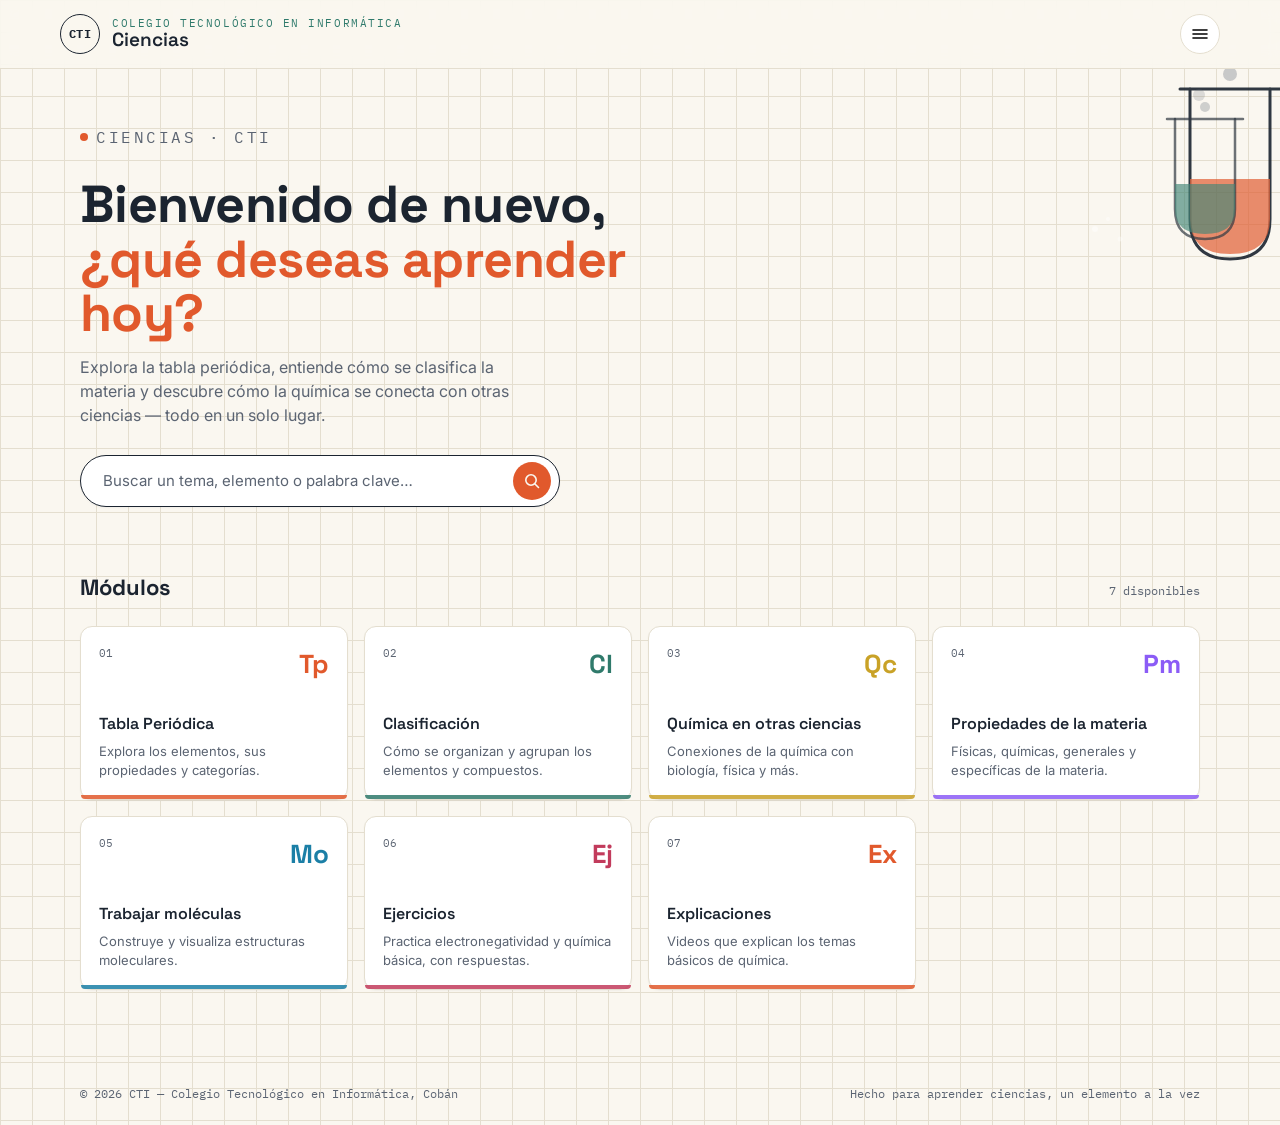
<file: index.html>
<!DOCTYPE html>
<html lang="es">
<head>
<meta charset="UTF-8">
<meta name="viewport" content="width=device-width, initial-scale=1.0">
<title>CTI · Ciencias — Bienvenido de nuevo</title>
<meta name="description" content="Portal de Ciencias del CTI: tabla periódica interactiva, clasificación de elementos, propiedades de la materia y más.">

<link rel="preconnect" href="https://fonts.googleapis.com">
<link rel="preconnect" href="https://fonts.gstatic.com" crossorigin>
<link href="https://fonts.googleapis.com/css2?family=Space+Grotesk:wght@500;600;700&family=Inter:wght@400;500;600&family=IBM+Plex+Mono:wght@400;500&display=swap" rel="stylesheet">

<link rel="stylesheet" href="css/style.css">
    <link rel="icon" type="image/png" href="favicon.png">
</head>
<body>

<header class="site-header">
  <div class="container site-header__inner">
    <a href="index.html" class="brand">
      <span class="brand__badge" aria-hidden="true">CTI</span>
      <span class="brand__text">
        <span class="brand__eyebrow">Colegio Tecnológico en Informática</span>
        <span class="brand__title">Ciencias</span>
      </span>
    </a>

    <div class="header-actions">
      <button class="icon-btn" id="menuToggle" aria-label="Abrir menú" aria-expanded="false">
        <svg width="18" height="18" viewBox="0 0 18 18" fill="none">
          <path d="M2 5H16M2 9H16M2 13H16" stroke="currentColor" stroke-width="1.6" stroke-linecap="round"/>
        </svg>
      </button>
      
    </div>
  </div>
</header><nav id="sideMenu" style="position:fixed;top:0;right:-260px;width:250px;height:100%;background:#1b2430;color:white;padding:80px 20px;transition:right .3s;z-index:1000"><a href="index.html" style="display:block;color:white;margin:10px 0">Inicio</a><a href="pages/tabla-periodica.html" style="display:block;color:white;margin:10px 0">Tabla periódica</a></nav>

<main>
  <section class="hero">
    <div class="container">
      <div class="hero__inner">
        <p class="hero__eyebrow">Ciencias · CTI</p>
        <h1>Bienvenido de nuevo,<br><span>¿qué deseas aprender hoy?</span></h1>
        <p>Explora la tabla periódica, entiende cómo se clasifica la materia y descubre cómo la química se conecta con otras ciencias — todo en un solo lugar.</p>

        <form class="search-form" role="search" id="searchForm">
          <label for="searchInput" class="sr-only" style="position:absolute; width:1px; height:1px; overflow:hidden; clip:rect(0 0 0 0);">Buscar tema o elemento</label>
          <input type="search" id="searchInput" placeholder="Buscar un tema, elemento o palabra clave…" autocomplete="off">
          <button type="submit" aria-label="Buscar">
            <svg width="16" height="16" viewBox="0 0 16 16" fill="none">
              <circle cx="7" cy="7" r="5.2" stroke="currentColor" stroke-width="1.6"/>
              <path d="M11 11L14.5 14.5" stroke="currentColor" stroke-width="1.6" stroke-linecap="round"/>
            </svg>
          </button>
        </form>
      </div>

      <!-- Motivo decorativo: tubos de ensayo soltando humo -->
      <svg class="hero__orbit" id="heroBeakers" viewBox="0 0 420 420" fill="none" aria-hidden="true">
        <!-- Tubo 1 -->
        <g transform="translate(120,0)">
          <path d="M150 60 L150 190 Q150 230 190 230 Q230 230 230 190 L230 60" stroke="#1B2430" stroke-width="3" fill="none" stroke-linecap="round"/>
          <path d="M150 150 L230 150 L230 190 Q230 225 190 225 Q150 225 150 190 Z" fill="#E1592C" opacity="0.75"/>
          <line x1="140" y1="60" x2="240" y2="60" stroke="#1B2430" stroke-width="3" stroke-linecap="round"/>
          <g class="smoke smoke--1">
            <circle cx="190" cy="45" r="7" fill="#5B6472" opacity="0.35"/>
            <circle cx="182" cy="30" r="9" fill="#5B6472" opacity="0.28"/>
            <circle cx="196" cy="15" r="6" fill="#5B6472" opacity="0.2"/>
          </g>
        </g>
        <!-- Tubo 2 (más pequeño, atrás) -->
        <g transform="translate(255,60)">
          <path d="M0 30 L0 120 Q0 150 30 150 Q60 150 60 120 L60 30" stroke="#1B2430" stroke-width="2.5" fill="none" stroke-linecap="round" opacity="0.7"/>
          <path d="M0 95 L60 95 L60 120 Q60 145 30 145 Q0 145 0 120 Z" fill="#2F7A6B" opacity="0.65"/>
          <line x1="-8" y1="30" x2="68" y2="30" stroke="#1B2430" stroke-width="2.5" stroke-linecap="round" opacity="0.7"/>
          <g class="smoke smoke--2">
            <circle cx="30" cy="18" r="5" fill="#5B6472" opacity="0.3"/>
            <circle cx="24" cy="6" r="6" fill="#5B6472" opacity="0.22"/>
          </g>
        </g>
        <!-- Burbujas dentro del tubo 1 -->
        <g class="bubbles">
          <circle cx="175" cy="200" r="3" fill="#fff" opacity="0.5"/>
          <circle cx="200" cy="210" r="2.5" fill="#fff" opacity="0.4"/>
          <circle cx="188" cy="190" r="2" fill="#fff" opacity="0.45"/>
        </g>
      </svg>
    </div>
  </section>

  <section class="modules">
    <div class="container">
      <div class="modules__head">
        <h2>Módulos</h2>
        <span id="resultCount"></span>
      </div>

      <div class="module-grid" id="moduleGrid">
        <!-- Las fichas se generan desde js/main.js a partir de js/modulos.json -->
      </div>
    </div>
  </section>
</main>

<footer class="site-footer">
  <div class="container site-footer__inner">
    <span>© 2026 CTI — Colegio Tecnológico en Informática, Cobán</span>
    <span>Hecho para aprender ciencias, un elemento a la vez</span>
  </div>
</footer>

<script src="js/main.js"></script>


</body>
</html>
</file>
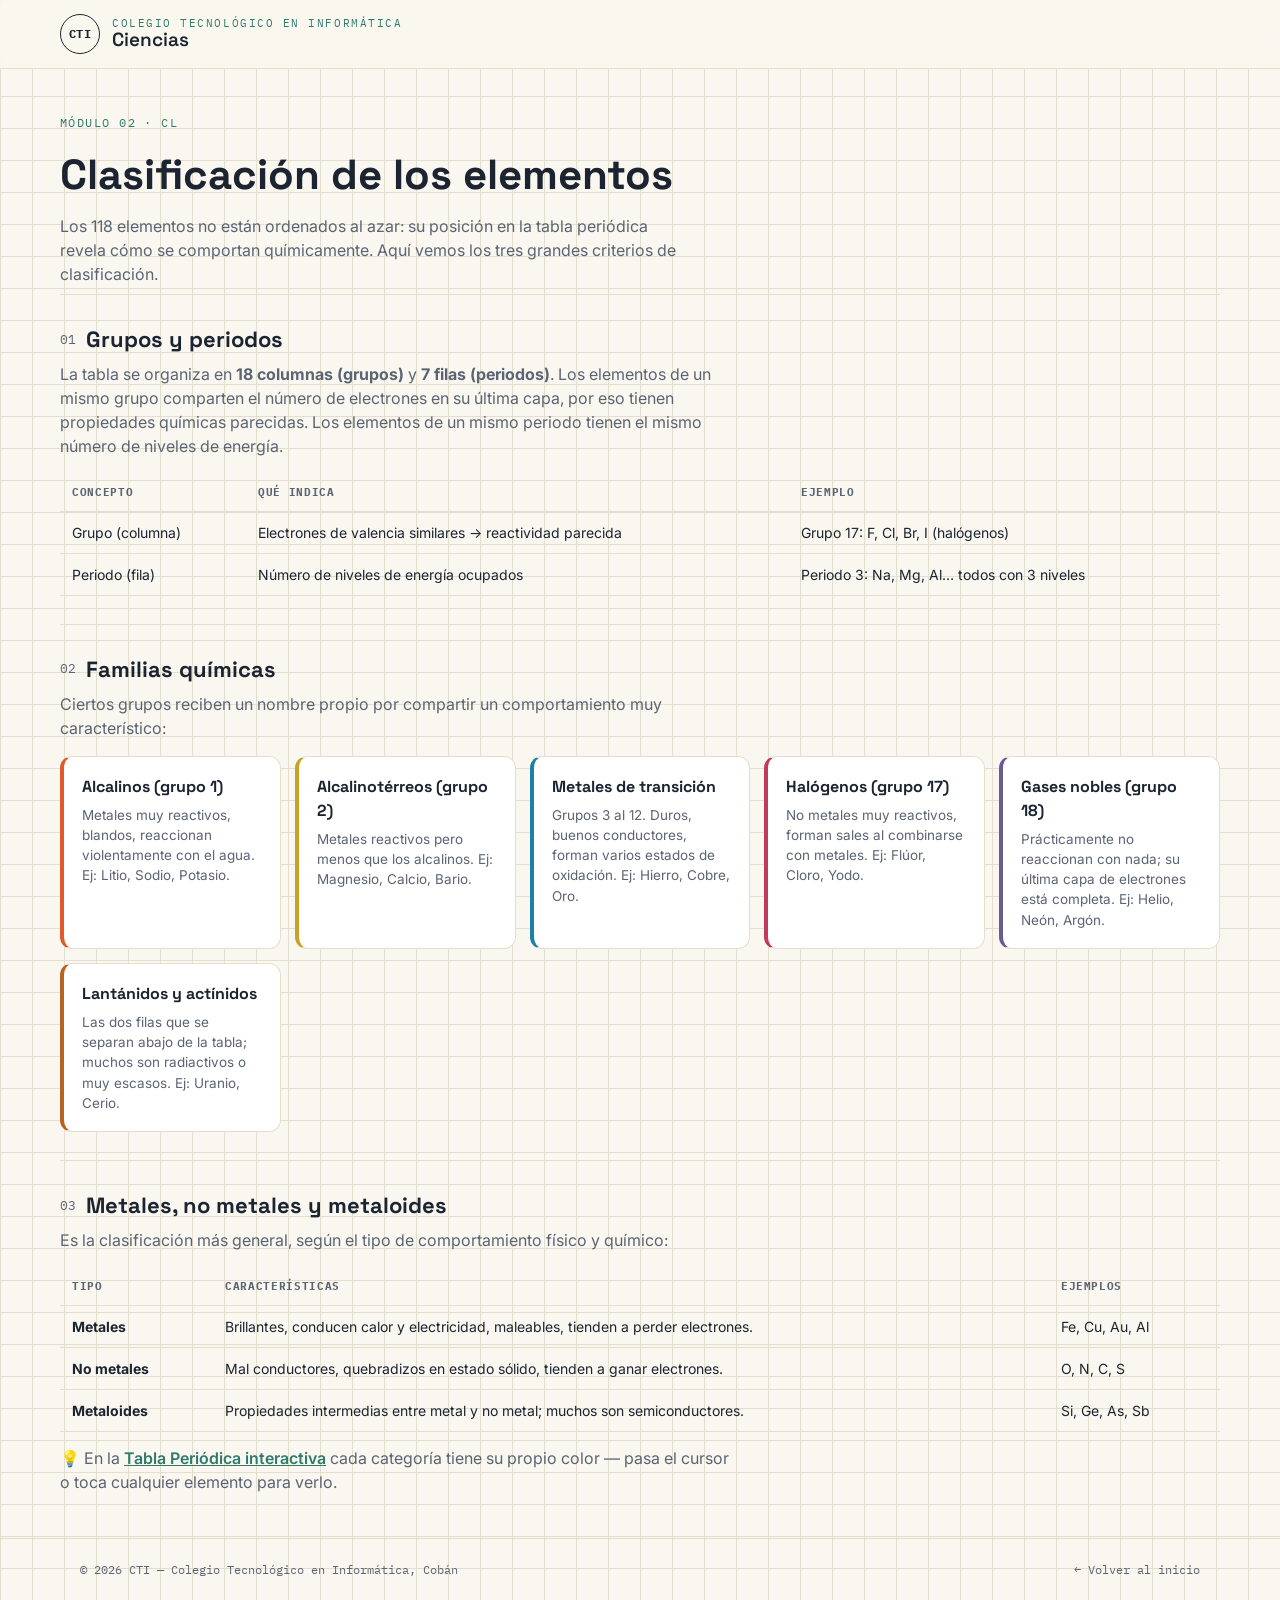
<file: pages/clasificacion.html>
<!DOCTYPE html>
<html lang="es">
<head>
<meta charset="UTF-8">
<meta name="viewport" content="width=device-width, initial-scale=1.0">
<title>Clasificación — CTI Ciencias</title>
<link rel="preconnect" href="https://fonts.googleapis.com">
<link rel="preconnect" href="https://fonts.gstatic.com" crossorigin>
<link href="https://fonts.googleapis.com/css2?family=Space+Grotesk:wght@500;600;700&family=Inter:wght@400;500;600&family=IBM+Plex+Mono:wght@400;500&display=swap" rel="stylesheet">
<link rel="stylesheet" href="../css/style.css">
<link rel="stylesheet" href="../css/tabla-periodica.css">
<link rel="stylesheet" href="../css/paginas.css">
    <link rel="icon" type="image/png" href="../favicon.png">
</head>
<body>

<header class="site-header">
  <div class="container site-header__inner">
    <a href="../index.html" class="brand">
      <span class="brand__badge" aria-hidden="true">CTI</span>
      <span class="brand__text">
        <span class="brand__eyebrow">Colegio Tecnológico en Informática</span>
        <span class="brand__title">Ciencias</span>
      </span>
    </a>
    
  </div>
</header>

<main>
  <section class="container page-intro">
    <span class="page-intro__badge" style="color:var(--patina);">Módulo 02 · Cl</span>
    <h1>Clasificación de los elementos</h1>
    <p>Los 118 elementos no están ordenados al azar: su posición en la tabla periódica revela cómo se comportan químicamente. Aquí vemos los tres grandes criterios de clasificación.</p>
  </section>

  <section class="container content-section">
    <h2><span class="n">01</span> Grupos y periodos</h2>
    <p>La tabla se organiza en <strong>18 columnas (grupos)</strong> y <strong>7 filas (periodos)</strong>. Los elementos de un mismo grupo comparten el número de electrones en su última capa, por eso tienen propiedades químicas parecidas. Los elementos de un mismo periodo tienen el mismo número de niveles de energía.</p>
    <table class="compare-table">
      <tr><th>Concepto</th><th>Qué indica</th><th>Ejemplo</th></tr>
      <tr><td>Grupo (columna)</td><td>Electrones de valencia similares → reactividad parecida</td><td>Grupo 17: F, Cl, Br, I (halógenos)</td></tr>
      <tr><td>Periodo (fila)</td><td>Número de niveles de energía ocupados</td><td>Periodo 3: Na, Mg, Al… todos con 3 niveles</td></tr>
    </table>
  </section>

  <section class="container content-section">
    <h2><span class="n">02</span> Familias químicas</h2>
    <p>Ciertos grupos reciben un nombre propio por compartir un comportamiento muy característico:</p>
    <div class="card-row">
      <div class="info-card" style="--card-accent:var(--cat-alcalino)">
        <h3>Alcalinos (grupo 1)</h3>
        <p>Metales muy reactivos, blandos, reaccionan violentamente con el agua. Ej: Litio, Sodio, Potasio.</p>
      </div>
      <div class="info-card" style="--card-accent:var(--cat-alcalinoterreo)">
        <h3>Alcalinotérreos (grupo 2)</h3>
        <p>Metales reactivos pero menos que los alcalinos. Ej: Magnesio, Calcio, Bario.</p>
      </div>
      <div class="info-card" style="--card-accent:var(--cat-transicion)">
        <h3>Metales de transición</h3>
        <p>Grupos 3 al 12. Duros, buenos conductores, forman varios estados de oxidación. Ej: Hierro, Cobre, Oro.</p>
      </div>
      <div class="info-card" style="--card-accent:var(--cat-halogeno)">
        <h3>Halógenos (grupo 17)</h3>
        <p>No metales muy reactivos, forman sales al combinarse con metales. Ej: Flúor, Cloro, Yodo.</p>
      </div>
      <div class="info-card" style="--card-accent:var(--cat-gas-noble)">
        <h3>Gases nobles (grupo 18)</h3>
        <p>Prácticamente no reaccionan con nada; su última capa de electrones está completa. Ej: Helio, Neón, Argón.</p>
      </div>
      <div class="info-card" style="--card-accent:var(--cat-lantanido)">
        <h3>Lantánidos y actínidos</h3>
        <p>Las dos filas que se separan abajo de la tabla; muchos son radiactivos o muy escasos. Ej: Uranio, Cerio.</p>
      </div>
    </div>
  </section>

  <section class="container content-section">
    <h2><span class="n">03</span> Metales, no metales y metaloides</h2>
    <p>Es la clasificación más general, según el tipo de comportamiento físico y químico:</p>
    <table class="compare-table">
      <tr><th>Tipo</th><th>Características</th><th>Ejemplos</th></tr>
      <tr><td><strong>Metales</strong></td><td>Brillantes, conducen calor y electricidad, maleables, tienden a perder electrones.</td><td>Fe, Cu, Au, Al</td></tr>
      <tr><td><strong>No metales</strong></td><td>Mal conductores, quebradizos en estado sólido, tienden a ganar electrones.</td><td>O, N, C, S</td></tr>
      <tr><td><strong>Metaloides</strong></td><td>Propiedades intermedias entre metal y no metal; muchos son semiconductores.</td><td>Si, Ge, As, Sb</td></tr>
    </table>
    <p style="margin-top:14px;">💡 En la <a href="tabla-periodica.html" style="color:var(--patina); font-weight:600;">Tabla Periódica interactiva</a> cada categoría tiene su propio color — pasa el cursor o toca cualquier elemento para verlo.</p>
  </section>
</main>

<footer class="site-footer">
  <div class="container site-footer__inner">
    <span>© 2026 CTI — Colegio Tecnológico en Informática, Cobán</span>
    <a href="../index.html" style="text-decoration:none;">← Volver al inicio</a>
  </div>
</footer>

<script src="../js/main.js"></script>


</body>
</html>
</file>
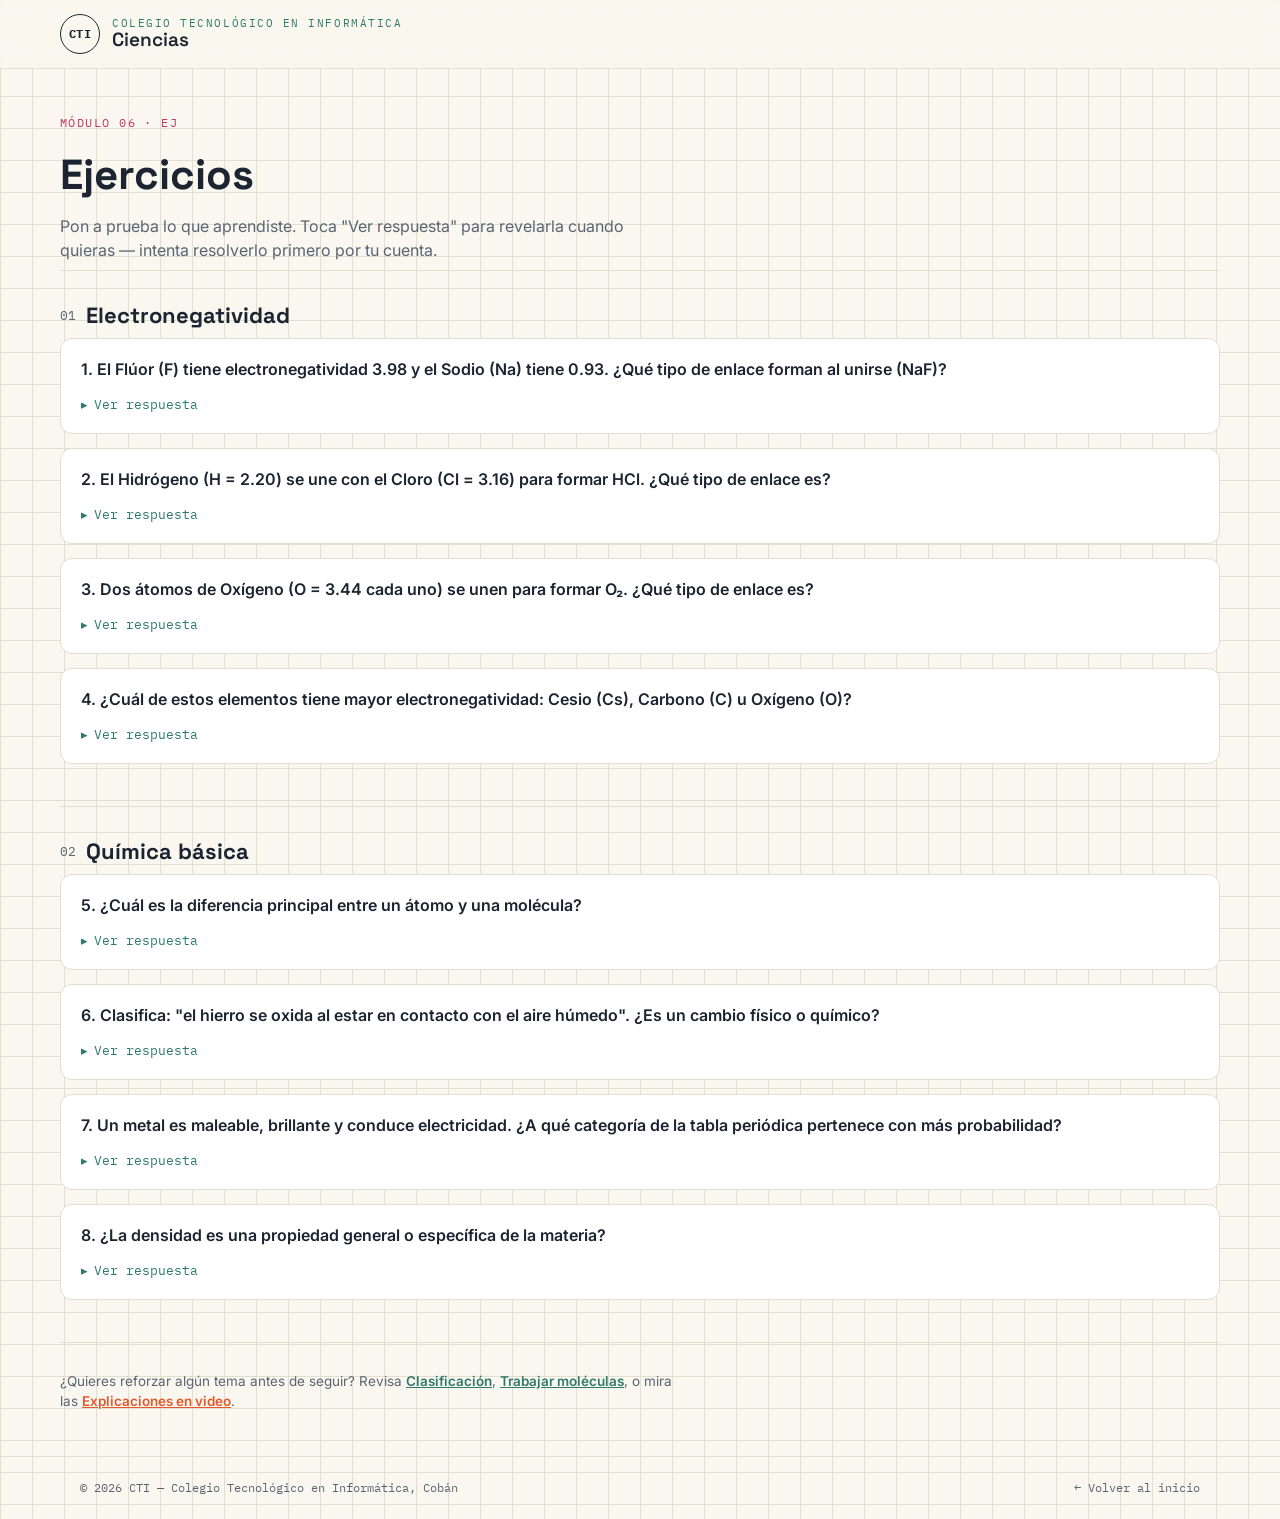
<file: pages/ejercicios.html>
<!DOCTYPE html>
<html lang="es">
<head>
<meta charset="UTF-8">
<meta name="viewport" content="width=device-width, initial-scale=1.0">
<title>Ejercicios — CTI Ciencias</title>
<link rel="preconnect" href="https://fonts.googleapis.com">
<link rel="preconnect" href="https://fonts.gstatic.com" crossorigin>
<link href="https://fonts.googleapis.com/css2?family=Space+Grotesk:wght@500;600;700&family=Inter:wght@400;500;600&family=IBM+Plex+Mono:wght@400;500&display=swap" rel="stylesheet">
<link rel="stylesheet" href="../css/style.css">
<link rel="stylesheet" href="../css/paginas.css">
    <link rel="icon" type="image/png" href="../favicon.png">
</head>
<body>

<header class="site-header">
  <div class="container site-header__inner">
    <a href="../index.html" class="brand">
      <span class="brand__badge" aria-hidden="true">CTI</span>
      <span class="brand__text">
        <span class="brand__eyebrow">Colegio Tecnológico en Informática</span>
        <span class="brand__title">Ciencias</span>
      </span>
    </a>
   
  </div>
</header>

<main>
  <section class="container page-intro">
    <span class="page-intro__badge" style="color:#C23B5C;">Módulo 06 · Ej</span>
    <h1>Ejercicios</h1>
    <p>Pon a prueba lo que aprendiste. Toca "Ver respuesta" para revelarla cuando quieras — intenta resolverlo primero por tu cuenta.</p>
  </section>

  <section class="container content-section">
    <h2><span class="n">01</span> Electronegatividad</h2>

    <div class="exercise">
      <p class="exercise__q">1. El Flúor (F) tiene electronegatividad 3.98 y el Sodio (Na) tiene 0.93. ¿Qué tipo de enlace forman al unirse (NaF)?</p>
      <details><summary>Ver respuesta</summary>
        <p class="exercise__answer">Diferencia = 3.98 − 0.93 = 3.05 → mayor a 1.7 → es un <strong>enlace iónico</strong>. El sodio cede su electrón y el flúor lo recibe.</p>
      </details>
    </div>

    <div class="exercise">
      <p class="exercise__q">2. El Hidrógeno (H = 2.20) se une con el Cloro (Cl = 3.16) para formar HCl. ¿Qué tipo de enlace es?</p>
      <details><summary>Ver respuesta</summary>
        <p class="exercise__answer">Diferencia = 3.16 − 2.20 = 0.96 → está entre 0.4 y 1.7 → es un <strong>enlace covalente polar</strong>.</p>
      </details>
    </div>

    <div class="exercise">
      <p class="exercise__q">3. Dos átomos de Oxígeno (O = 3.44 cada uno) se unen para formar O₂. ¿Qué tipo de enlace es?</p>
      <details><summary>Ver respuesta</summary>
        <p class="exercise__answer">Diferencia = 3.44 − 3.44 = 0 → menor a 0.4 → es un <strong>enlace covalente no polar</strong> (átomos idénticos siempre forman este tipo).</p>
      </details>
    </div>

    <div class="exercise">
      <p class="exercise__q">4. ¿Cuál de estos elementos tiene mayor electronegatividad: Cesio (Cs), Carbono (C) u Oxígeno (O)?</p>
      <details><summary>Ver respuesta</summary>
        <p class="exercise__answer"><strong>Oxígeno</strong> (3.44). La electronegatividad aumenta de izquierda a derecha y de abajo hacia arriba en la tabla periódica — por eso el Cesio, un metal alcalino pesado, tiene una de las electronegatividades más bajas (0.79).</p>
      </details>
    </div>
  </section>

  <section class="container content-section">
    <h2><span class="n">02</span> Química básica</h2>

    <div class="exercise">
      <p class="exercise__q">5. ¿Cuál es la diferencia principal entre un átomo y una molécula?</p>
      <details><summary>Ver respuesta</summary>
        <p class="exercise__answer">Un <strong>átomo</strong> es la unidad más pequeña de un elemento que conserva sus propiedades. Una <strong>molécula</strong> es la unión de dos o más átomos (iguales o distintos) mediante un enlace químico.</p>
      </details>
    </div>

    <div class="exercise">
      <p class="exercise__q">6. Clasifica: "el hierro se oxida al estar en contacto con el aire húmedo". ¿Es un cambio físico o químico?</p>
      <details><summary>Ver respuesta</summary>
        <p class="exercise__answer">Es un <strong>cambio químico</strong>: se forma una sustancia nueva (óxido de hierro), distinta al hierro original, y el proceso no es reversible fácilmente.</p>
      </details>
    </div>

    <div class="exercise">
      <p class="exercise__q">7. Un metal es maleable, brillante y conduce electricidad. ¿A qué categoría de la tabla periódica pertenece con más probabilidad?</p>
      <details><summary>Ver respuesta</summary>
        <p class="exercise__answer">Lo más probable es que sea un <strong>metal de transición</strong> (grupos 3-12), ya que estas propiedades son típicas de ese grupo: dureza, brillo metálico y buena conductividad.</p>
      </details>
    </div>

    <div class="exercise">
      <p class="exercise__q">8. ¿La densidad es una propiedad general o específica de la materia?</p>
      <details><summary>Ver respuesta</summary>
        <p class="exercise__answer">Es una propiedad <strong>específica (intensiva)</strong>: no depende de la cantidad de sustancia, por eso sirve para identificarla (ej. el oro siempre tiene una densidad de ~19.3 g/cm³, sin importar el tamaño de la muestra).</p>
      </details>
    </div>
  </section>

  <section class="container content-section">
    <p style="color:var(--ink-soft); font-size: 13.5px;">¿Quieres reforzar algún tema antes de seguir? Revisa <a href="clasificacion.html" style="color:var(--patina); font-weight:600;">Clasificación</a>, <a href="moleculas.html" style="color:var(--patina); font-weight:600;">Trabajar moléculas</a>, o mira las <a href="explicaciones.html" style="color:var(--flame); font-weight:600;">Explicaciones en video</a>.</p>
  </section>
</main>

<footer class="site-footer">
  <div class="container site-footer__inner">
    <span>© 2026 CTI — Colegio Tecnológico en Informática, Cobán</span>
    <a href="../index.html" style="text-decoration:none;">← Volver al inicio</a>
  </div>
</footer>

<script src="../js/main.js"></script>


</body>
</html>
</file>
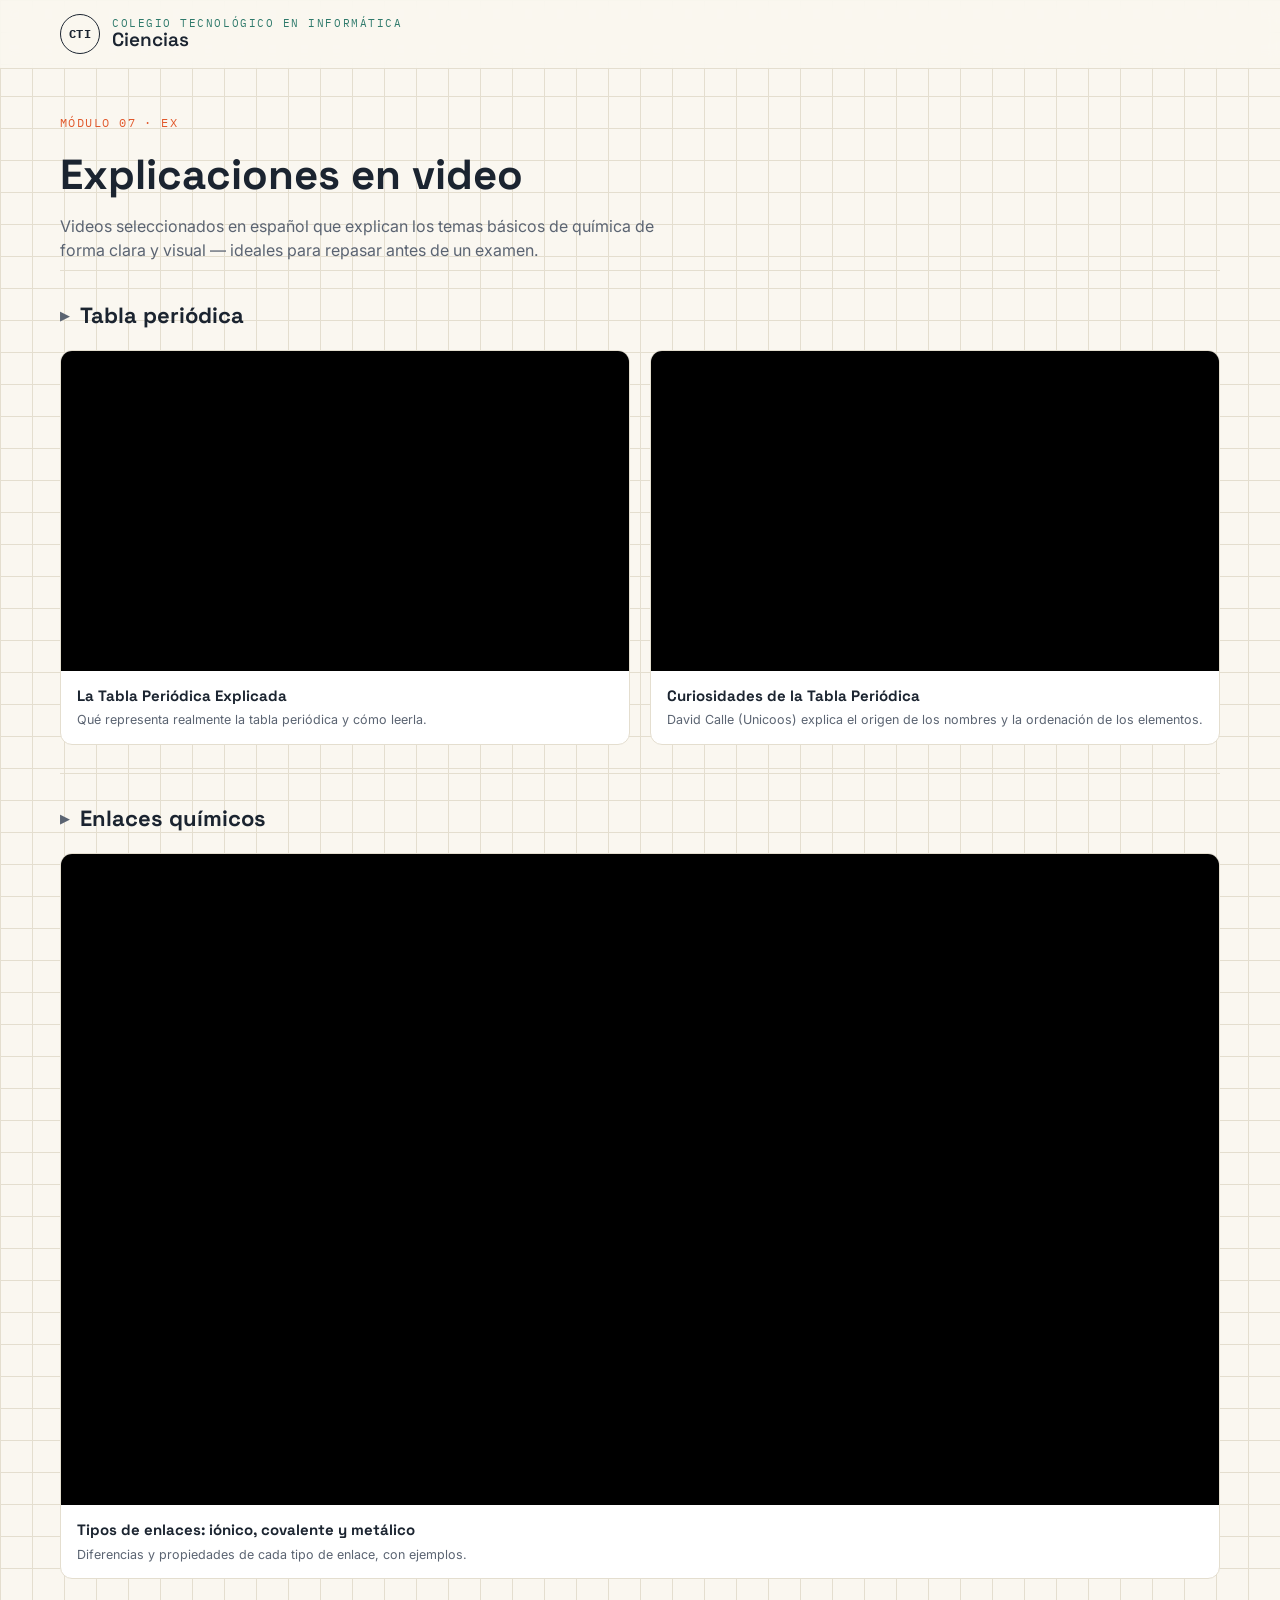
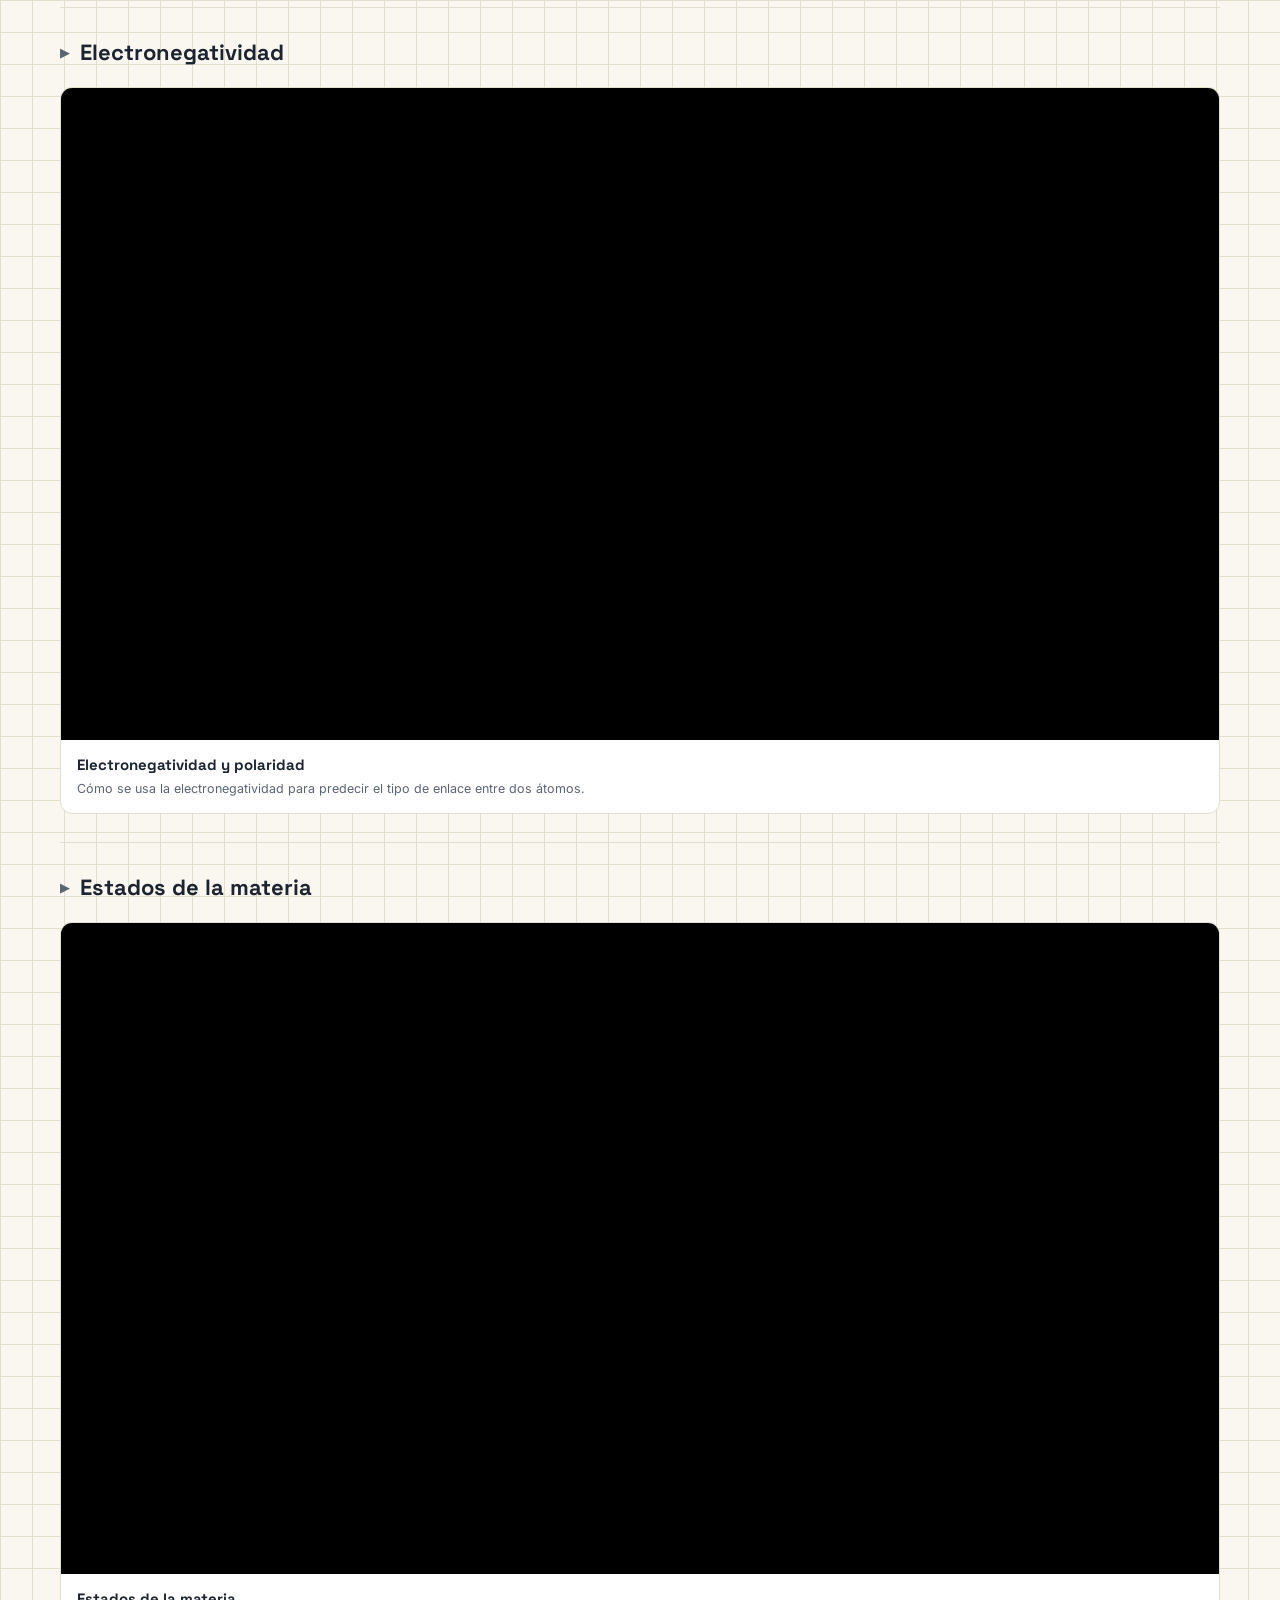
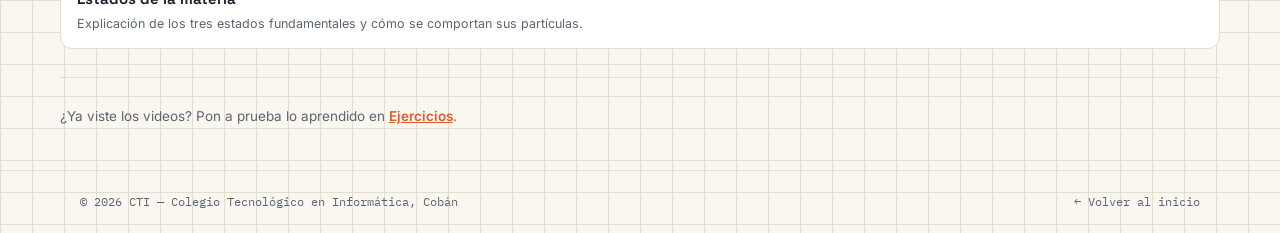
<file: pages/explicaciones.html>
<!DOCTYPE html>
<html lang="es">
<head>
<meta charset="UTF-8">
<meta name="viewport" content="width=device-width, initial-scale=1.0">
<title>Explicaciones — CTI Ciencias</title>
<link rel="preconnect" href="https://fonts.googleapis.com">
<link rel="preconnect" href="https://fonts.gstatic.com" crossorigin>
<link href="https://fonts.googleapis.com/css2?family=Space+Grotesk:wght@500;600;700&family=Inter:wght@400;500;600&family=IBM+Plex+Mono:wght@400;500&display=swap" rel="stylesheet">
<link rel="stylesheet" href="../css/style.css">
<link rel="stylesheet" href="../css/paginas.css">
    <link rel="icon" type="image/png" href="../favicon.png">
</head>
<body>

<header class="site-header">
  <div class="container site-header__inner">
    <a href="../index.html" class="brand">
      <span class="brand__badge" aria-hidden="true">CTI</span>
      <span class="brand__text">
        <span class="brand__eyebrow">Colegio Tecnológico en Informática</span>
        <span class="brand__title">Ciencias</span>
      </span>
    </a>
    
  </div>
</header>

<main>
  <section class="container page-intro">
    <span class="page-intro__badge" style="color:#E1592C;">Módulo 07 · Ex</span>
    <h1>Explicaciones en video</h1>
    <p>Videos seleccionados en español que explican los temas básicos de química de forma clara y visual — ideales para repasar antes de un examen.</p>
  </section>

  <section class="container content-section">
    <h2><span class="n">▶</span> Tabla periódica</h2>
    <div class="video-grid">
      <div class="video-card">
        <div class="video-card__frame">
          <iframe src="https://www.youtube.com/embed/opxrrUuG3ns" title="La Tabla Periódica Explicada" allowfullscreen loading="lazy"></iframe>
        </div>
        <div class="video-card__body">
          <h3>La Tabla Periódica Explicada</h3>
          <p>Qué representa realmente la tabla periódica y cómo leerla.</p>
        </div>
      </div>
      <div class="video-card">
        <div class="video-card__frame">
          <iframe src="https://www.youtube.com/embed/R-SVCwNeqYU" title="Curiosidades de la Tabla Periódica — Unicoos" allowfullscreen loading="lazy"></iframe>
        </div>
        <div class="video-card__body">
          <h3>Curiosidades de la Tabla Periódica</h3>
          <p>David Calle (Unicoos) explica el origen de los nombres y la ordenación de los elementos.</p>
        </div>
      </div>
    </div>
  </section>

  <section class="container content-section">
    <h2><span class="n">▶</span> Enlaces químicos</h2>
    <div class="video-grid">
      <div class="video-card">
        <div class="video-card__frame">
          <iframe src="https://www.youtube.com/embed/qR3XiIVkYlA" title="Tipos de enlaces químicos: iónico, covalente, metálico" allowfullscreen loading="lazy"></iframe>
        </div>
        <div class="video-card__body">
          <h3>Tipos de enlaces: iónico, covalente y metálico</h3>
          <p>Diferencias y propiedades de cada tipo de enlace, con ejemplos.</p>
        </div>
      </div>
    </div>
  </section>

  <section class="container content-section">
    <h2><span class="n">▶</span> Electronegatividad</h2>
    <div class="video-grid">
      <div class="video-card">
        <div class="video-card__frame">
          <iframe src="https://www.youtube.com/embed/ttuFgh1wcBo" title="Electronegatividad y polaridad — Química básica" allowfullscreen loading="lazy"></iframe>
        </div>
        <div class="video-card__body">
          <h3>Electronegatividad y polaridad</h3>
          <p>Cómo se usa la electronegatividad para predecir el tipo de enlace entre dos átomos.</p>
        </div>
      </div>
    </div>
  </section>

  <section class="container content-section">
    <h2><span class="n">▶</span> Estados de la materia</h2>
    <div class="video-grid">
      <div class="video-card">
        <div class="video-card__frame">
          <iframe src="https://www.youtube.com/embed/VFwdjtjR4KU" title="Estados de la materia: sólido, líquido y gaseoso" allowfullscreen loading="lazy"></iframe>
        </div>
        <div class="video-card__body">
          <h3>Estados de la materia</h3>
          <p>Explicación de los tres estados fundamentales y cómo se comportan sus partículas.</p>
        </div>
      </div>
    </div>
  </section>

  <section class="container content-section">
    <p style="color:var(--ink-soft); font-size:13.5px;">¿Ya viste los videos? Pon a prueba lo aprendido en <a href="ejercicios.html" style="color:var(--flame); font-weight:600;">Ejercicios</a>.</p>
  </section>
</main>

<footer class="site-footer">
  <div class="container site-footer__inner">
    <span>© 2026 CTI — Colegio Tecnológico en Informática, Cobán</span>
    <a href="../index.html" style="text-decoration:none;">← Volver al inicio</a>
  </div>
</footer>

<script src="../js/main.js"></script>


</body>
</html>
</file>
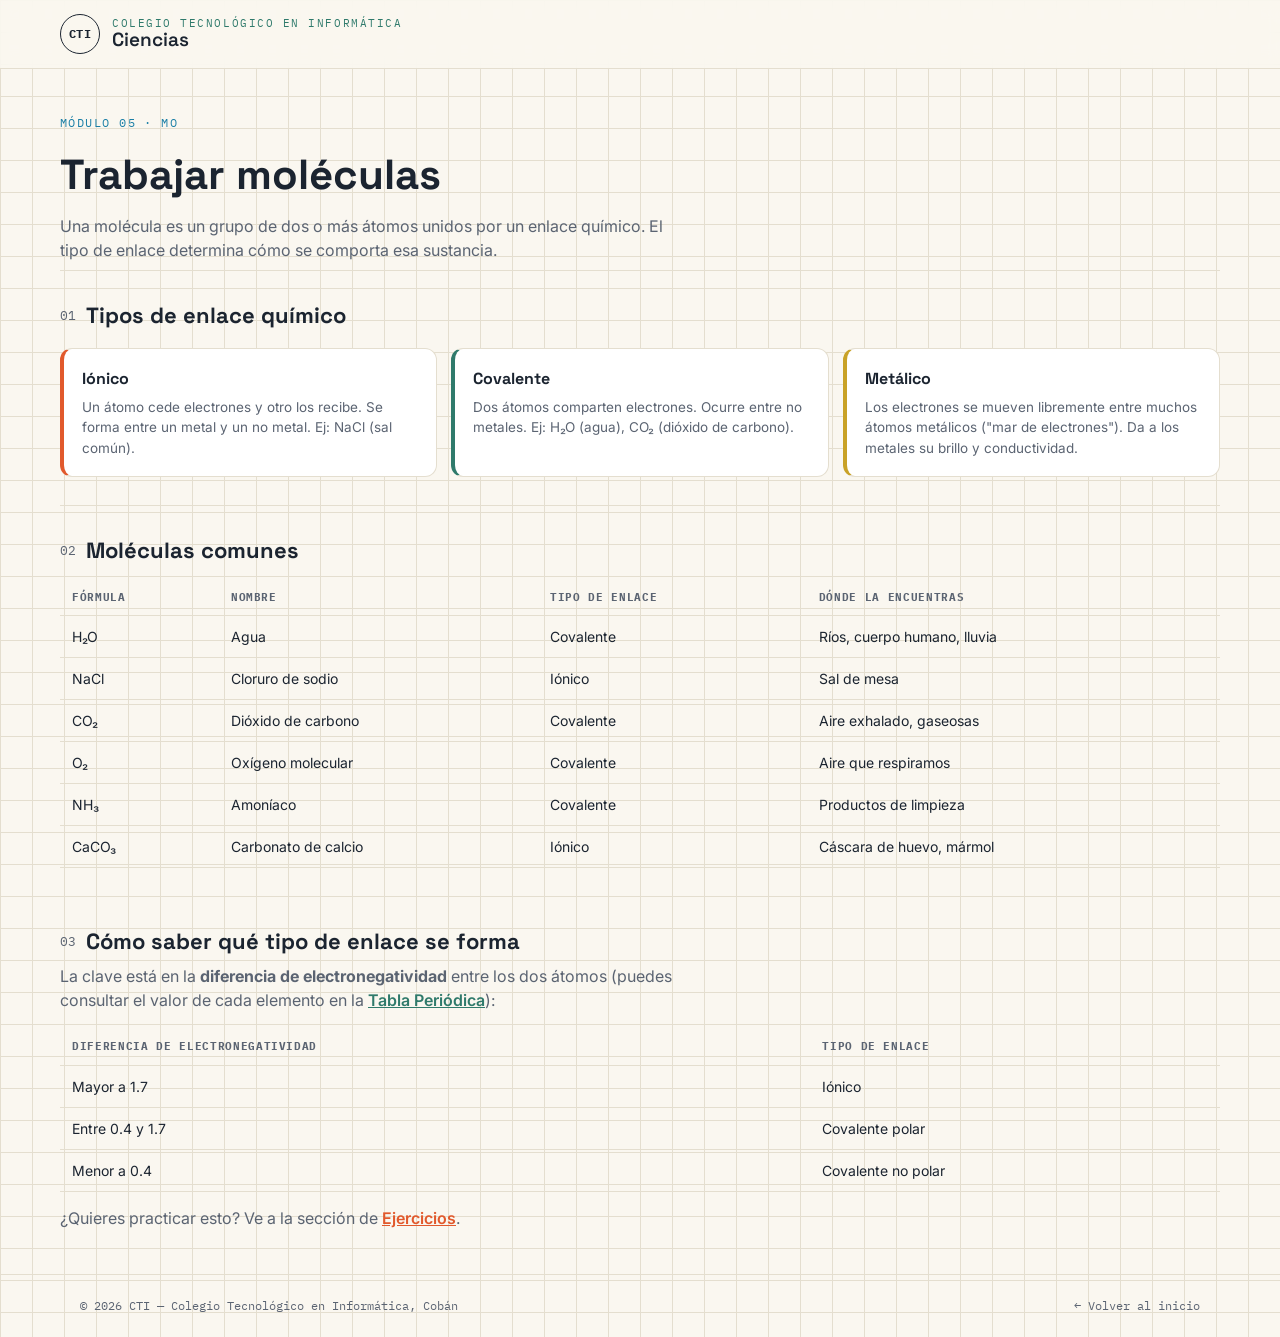
<file: pages/moleculas.html>
<!DOCTYPE html>
<html lang="es">
<head>
<meta charset="UTF-8">
<meta name="viewport" content="width=device-width, initial-scale=1.0">
<title>Trabajar moléculas — CTI Ciencias</title>
<link rel="preconnect" href="https://fonts.googleapis.com">
<link rel="preconnect" href="https://fonts.gstatic.com" crossorigin>
<link href="https://fonts.googleapis.com/css2?family=Space+Grotesk:wght@500;600;700&family=Inter:wght@400;500;600&family=IBM+Plex+Mono:wght@400;500&display=swap" rel="stylesheet">
<link rel="stylesheet" href="../css/style.css">
<link rel="stylesheet" href="../css/paginas.css">
    <link rel="icon" type="image/png" href="../favicon.png">
</head>
<body>

<header class="site-header">
  <div class="container site-header__inner">
    <a href="../index.html" class="brand">
      <span class="brand__badge" aria-hidden="true">CTI</span>
      <span class="brand__text">
        <span class="brand__eyebrow">Colegio Tecnológico en Informática</span>
        <span class="brand__title">Ciencias</span>
      </span>
    </a>
    
  </div>
</header>

<main>
  <section class="container page-intro">
    <span class="page-intro__badge" style="color:#1B7FA6;">Módulo 05 · Mo</span>
    <h1>Trabajar moléculas</h1>
    <p>Una molécula es un grupo de dos o más átomos unidos por un enlace químico. El tipo de enlace determina cómo se comporta esa sustancia.</p>
  </section>

  <section class="container content-section">
    <h2><span class="n">01</span> Tipos de enlace químico</h2>
    <div class="card-row">
      <div class="info-card" style="--card-accent:#E1592C">
        <h3>Iónico</h3>
        <p>Un átomo cede electrones y otro los recibe. Se forma entre un metal y un no metal. Ej: NaCl (sal común).</p>
      </div>
      <div class="info-card" style="--card-accent:#2F7A6B">
        <h3>Covalente</h3>
        <p>Dos átomos comparten electrones. Ocurre entre no metales. Ej: H₂O (agua), CO₂ (dióxido de carbono).</p>
      </div>
      <div class="info-card" style="--card-accent:#C9A227">
        <h3>Metálico</h3>
        <p>Los electrones se mueven libremente entre muchos átomos metálicos ("mar de electrones"). Da a los metales su brillo y conductividad.</p>
      </div>
    </div>
  </section>

  <section class="container content-section">
    <h2><span class="n">02</span> Moléculas comunes</h2>
    <table class="compare-table">
      <tr><th>Fórmula</th><th>Nombre</th><th>Tipo de enlace</th><th>Dónde la encuentras</th></tr>
      <tr><td>H₂O</td><td>Agua</td><td>Covalente</td><td>Ríos, cuerpo humano, lluvia</td></tr>
      <tr><td>NaCl</td><td>Cloruro de sodio</td><td>Iónico</td><td>Sal de mesa</td></tr>
      <tr><td>CO₂</td><td>Dióxido de carbono</td><td>Covalente</td><td>Aire exhalado, gaseosas</td></tr>
      <tr><td>O₂</td><td>Oxígeno molecular</td><td>Covalente</td><td>Aire que respiramos</td></tr>
      <tr><td>NH₃</td><td>Amoníaco</td><td>Covalente</td><td>Productos de limpieza</td></tr>
      <tr><td>CaCO₃</td><td>Carbonato de calcio</td><td>Iónico</td><td>Cáscara de huevo, mármol</td></tr>
    </table>
  </section>

  <section class="container content-section">
    <h2><span class="n">03</span> Cómo saber qué tipo de enlace se forma</h2>
    <p>La clave está en la <strong>diferencia de electronegatividad</strong> entre los dos átomos (puedes consultar el valor de cada elemento en la <a href="tabla-periodica.html" style="color:var(--patina); font-weight:600;">Tabla Periódica</a>):</p>
    <table class="compare-table">
      <tr><th>Diferencia de electronegatividad</th><th>Tipo de enlace</th></tr>
      <tr><td>Mayor a 1.7</td><td>Iónico</td></tr>
      <tr><td>Entre 0.4 y 1.7</td><td>Covalente polar</td></tr>
      <tr><td>Menor a 0.4</td><td>Covalente no polar</td></tr>
    </table>
    <p style="margin-top:14px;">¿Quieres practicar esto? Ve a la sección de <a href="ejercicios.html" style="color:var(--flame); font-weight:600;">Ejercicios</a>.</p>
  </section>
</main>

<footer class="site-footer">
  <div class="container site-footer__inner">
    <span>© 2026 CTI — Colegio Tecnológico en Informática, Cobán</span>
    <a href="../index.html" style="text-decoration:none;">← Volver al inicio</a>
  </div>
</footer>

<script src="../js/main.js"></script>


</body>
</html>
</file>
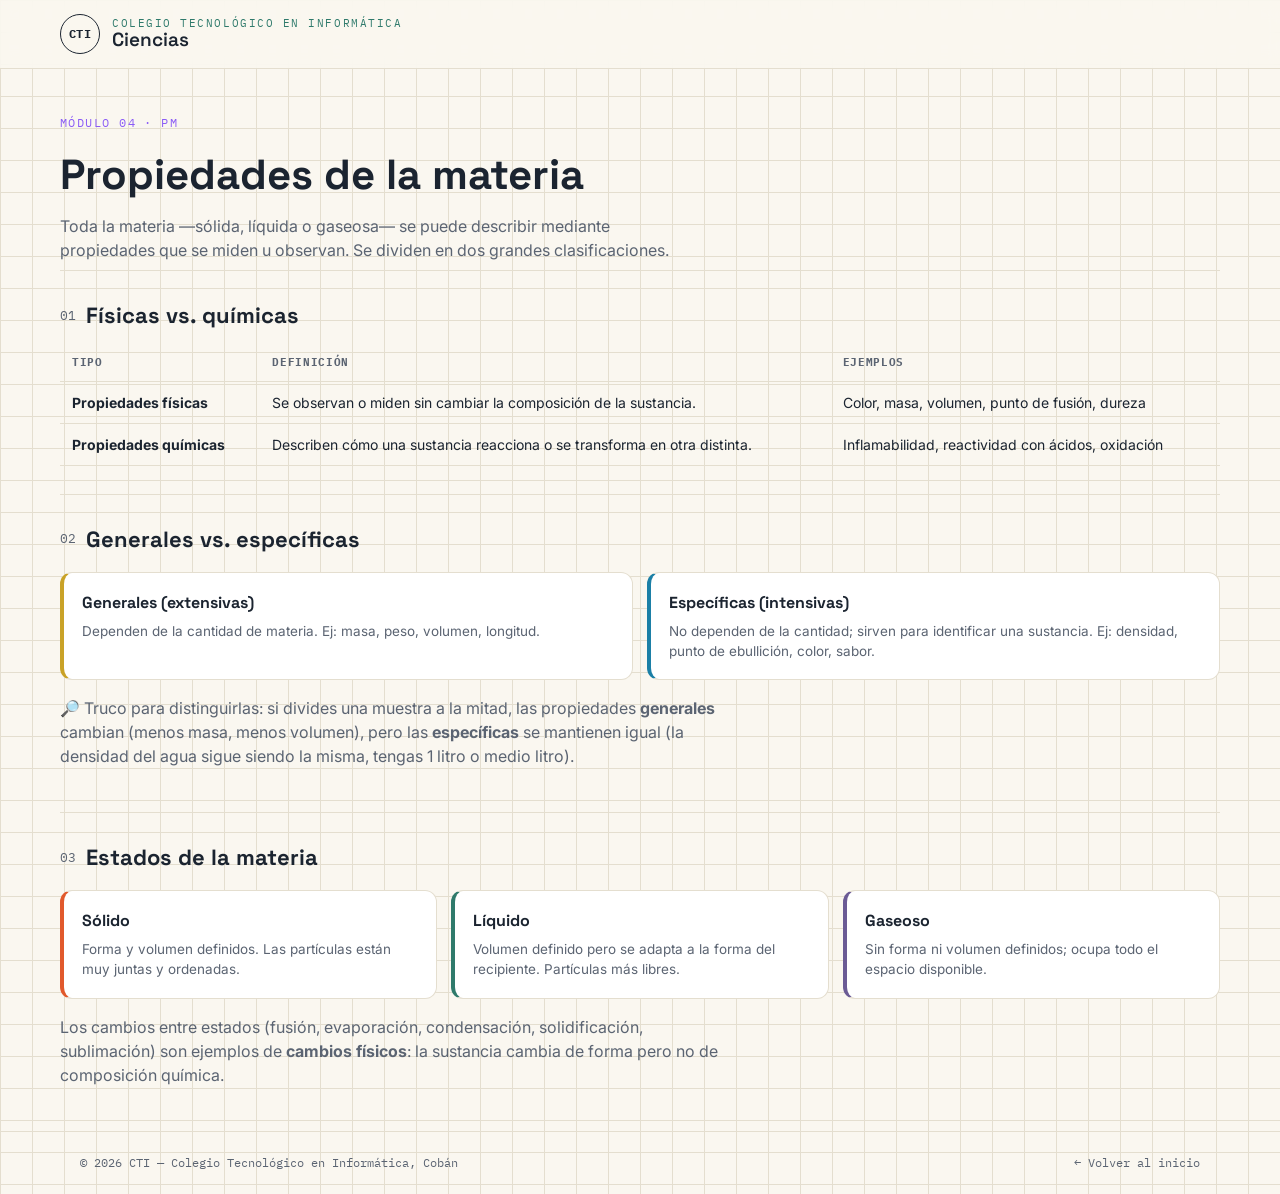
<file: pages/propiedades-materia.html>
<!DOCTYPE html>
<html lang="es">
<head>
<meta charset="UTF-8">
<meta name="viewport" content="width=device-width, initial-scale=1.0">
<title>Propiedades de la materia — CTI Ciencias</title>
<link rel="preconnect" href="https://fonts.googleapis.com">
<link rel="preconnect" href="https://fonts.gstatic.com" crossorigin>
<link href="https://fonts.googleapis.com/css2?family=Space+Grotesk:wght@500;600;700&family=Inter:wght@400;500;600&family=IBM+Plex+Mono:wght@400;500&display=swap" rel="stylesheet">
<link rel="stylesheet" href="../css/style.css">
<link rel="stylesheet" href="../css/paginas.css">
    <link rel="icon" type="image/png" href="../favicon.png">
</head>
<body>

<header class="site-header">
  <div class="container site-header__inner">
    <a href="../index.html" class="brand">
      <span class="brand__badge" aria-hidden="true">CTI</span>
      <span class="brand__text">
        <span class="brand__eyebrow">Colegio Tecnológico en Informática</span>
        <span class="brand__title">Ciencias</span>
      </span>
    </a>
    
  </div>
</header>

<main>
  <section class="container page-intro">
    <span class="page-intro__badge" style="color:#8B5CF6;">Módulo 04 · Pm</span>
    <h1>Propiedades de la materia</h1>
    <p>Toda la materia —sólida, líquida o gaseosa— se puede describir mediante propiedades que se miden u observan. Se dividen en dos grandes clasificaciones.</p>
  </section>

  <section class="container content-section">
    <h2><span class="n">01</span> Físicas vs. químicas</h2>
    <table class="compare-table">
      <tr><th>Tipo</th><th>Definición</th><th>Ejemplos</th></tr>
      <tr><td><strong>Propiedades físicas</strong></td><td>Se observan o miden sin cambiar la composición de la sustancia.</td><td>Color, masa, volumen, punto de fusión, dureza</td></tr>
      <tr><td><strong>Propiedades químicas</strong></td><td>Describen cómo una sustancia reacciona o se transforma en otra distinta.</td><td>Inflamabilidad, reactividad con ácidos, oxidación</td></tr>
    </table>
  </section>

  <section class="container content-section">
    <h2><span class="n">02</span> Generales vs. específicas</h2>
    <div class="card-row">
      <div class="info-card" style="--card-accent:#C9A227">
        <h3>Generales (extensivas)</h3>
        <p>Dependen de la cantidad de materia. Ej: masa, peso, volumen, longitud.</p>
      </div>
      <div class="info-card" style="--card-accent:#1B7FA6">
        <h3>Específicas (intensivas)</h3>
        <p>No dependen de la cantidad; sirven para identificar una sustancia. Ej: densidad, punto de ebullición, color, sabor.</p>
      </div>
    </div>
    <p style="margin-top:16px;">🔎 Truco para distinguirlas: si divides una muestra a la mitad, las propiedades <strong>generales</strong> cambian (menos masa, menos volumen), pero las <strong>específicas</strong> se mantienen igual (la densidad del agua sigue siendo la misma, tengas 1 litro o medio litro).</p>
  </section>

  <section class="container content-section">
    <h2><span class="n">03</span> Estados de la materia</h2>
    <div class="card-row">
      <div class="info-card" style="--card-accent:#E1592C">
        <h3>Sólido</h3>
        <p>Forma y volumen definidos. Las partículas están muy juntas y ordenadas.</p>
      </div>
      <div class="info-card" style="--card-accent:#2F7A6B">
        <h3>Líquido</h3>
        <p>Volumen definido pero se adapta a la forma del recipiente. Partículas más libres.</p>
      </div>
      <div class="info-card" style="--card-accent:#6B5B95">
        <h3>Gaseoso</h3>
        <p>Sin forma ni volumen definidos; ocupa todo el espacio disponible.</p>
      </div>
    </div>
    <p style="margin-top:16px;">Los cambios entre estados (fusión, evaporación, condensación, solidificación, sublimación) son ejemplos de <strong>cambios físicos</strong>: la sustancia cambia de forma pero no de composición química.</p>
  </section>
</main>

<footer class="site-footer">
  <div class="container site-footer__inner">
    <span>© 2026 CTI — Colegio Tecnológico en Informática, Cobán</span>
    <a href="../index.html" style="text-decoration:none;">← Volver al inicio</a>
  </div>
</footer>

<script src="../js/main.js"></script>


</body>
</html>
</file>
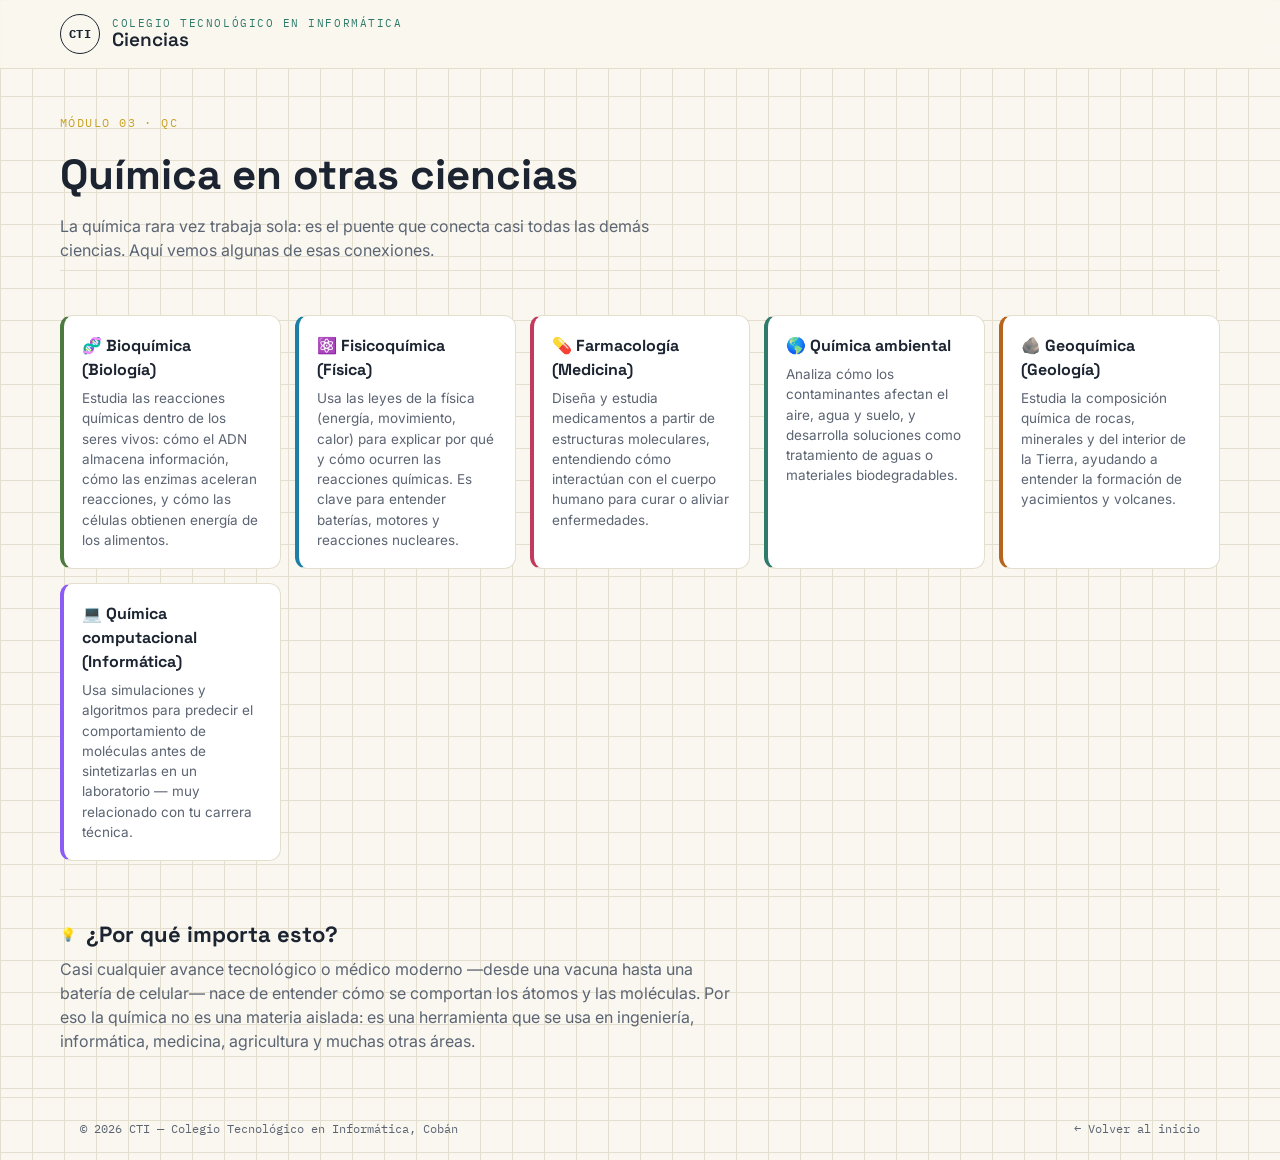
<file: pages/quimica-otras-ciencias.html>
<!DOCTYPE html>
<html lang="es">
<head>
<meta charset="UTF-8">
<meta name="viewport" content="width=device-width, initial-scale=1.0">
<title>Química en otras ciencias — CTI Ciencias</title>
<link rel="preconnect" href="https://fonts.googleapis.com">
<link rel="preconnect" href="https://fonts.gstatic.com" crossorigin>
<link href="https://fonts.googleapis.com/css2?family=Space+Grotesk:wght@500;600;700&family=Inter:wght@400;500;600&family=IBM+Plex+Mono:wght@400;500&display=swap" rel="stylesheet">
<link rel="stylesheet" href="../css/style.css">
<link rel="stylesheet" href="../css/paginas.css">
    <link rel="icon" type="image/png" href="../favicon.png">
</head>
<body>

<header class="site-header">
  <div class="container site-header__inner">
    <a href="../index.html" class="brand">
      <span class="brand__badge" aria-hidden="true">CTI</span>
      <span class="brand__text">
        <span class="brand__eyebrow">Colegio Tecnológico en Informática</span>
        <span class="brand__title">Ciencias</span>
      </span>
    </a>
   
  </div>
</header>

<main>
  <section class="container page-intro">
    <span class="page-intro__badge" style="color:var(--gold);">Módulo 03 · Qc</span>
    <h1>Química en otras ciencias</h1>
    <p>La química rara vez trabaja sola: es el puente que conecta casi todas las demás ciencias. Aquí vemos algunas de esas conexiones.</p>
  </section>

  <section class="container content-section">
    <div class="card-row">
      <div class="info-card" style="--card-accent:#4C7A3F">
        <h3>🧬 Bioquímica (Biología)</h3>
        <p>Estudia las reacciones químicas dentro de los seres vivos: cómo el ADN almacena información, cómo las enzimas aceleran reacciones, y cómo las células obtienen energía de los alimentos.</p>
      </div>
      <div class="info-card" style="--card-accent:#1B7FA6">
        <h3>⚛️ Fisicoquímica (Física)</h3>
        <p>Usa las leyes de la física (energía, movimiento, calor) para explicar por qué y cómo ocurren las reacciones químicas. Es clave para entender baterías, motores y reacciones nucleares.</p>
      </div>
      <div class="info-card" style="--card-accent:#C23B5C">
        <h3>💊 Farmacología (Medicina)</h3>
        <p>Diseña y estudia medicamentos a partir de estructuras moleculares, entendiendo cómo interactúan con el cuerpo humano para curar o aliviar enfermedades.</p>
      </div>
      <div class="info-card" style="--card-accent:#2F7A6B">
        <h3>🌎 Química ambiental</h3>
        <p>Analiza cómo los contaminantes afectan el aire, agua y suelo, y desarrolla soluciones como tratamiento de aguas o materiales biodegradables.</p>
      </div>
      <div class="info-card" style="--card-accent:#B5651D">
        <h3>🪨 Geoquímica (Geología)</h3>
        <p>Estudia la composición química de rocas, minerales y del interior de la Tierra, ayudando a entender la formación de yacimientos y volcanes.</p>
      </div>
      <div class="info-card" style="--card-accent:#8B5CF6">
        <h3>💻 Química computacional (Informática)</h3>
        <p>Usa simulaciones y algoritmos para predecir el comportamiento de moléculas antes de sintetizarlas en un laboratorio — muy relacionado con tu carrera técnica.</p>
      </div>
    </div>
  </section>

  <section class="container content-section">
    <h2><span class="n">💡</span> ¿Por qué importa esto?</h2>
    <p>Casi cualquier avance tecnológico o médico moderno —desde una vacuna hasta una batería de celular— nace de entender cómo se comportan los átomos y las moléculas. Por eso la química no es una materia aislada: es una herramienta que se usa en ingeniería, informática, medicina, agricultura y muchas otras áreas.</p>
  </section>
</main>

<footer class="site-footer">
  <div class="container site-footer__inner">
    <span>© 2026 CTI — Colegio Tecnológico en Informática, Cobán</span>
    <a href="../index.html" style="text-decoration:none;">← Volver al inicio</a>
  </div>
</footer>

<script src="../js/main.js"></script>


</body>
</html>
</file>
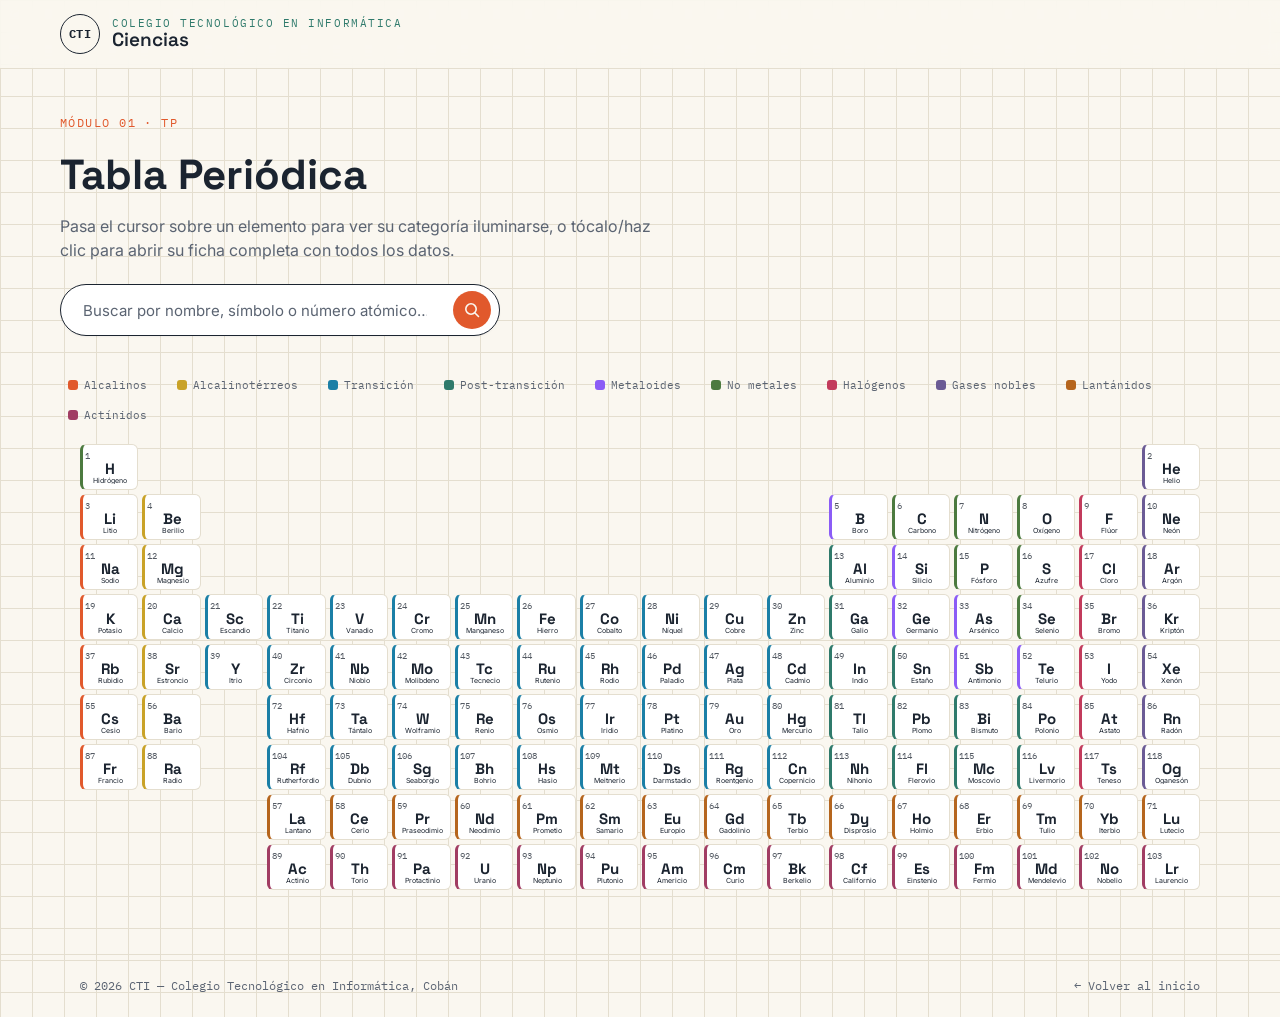
<file: pages/tabla-periodica.html>
<!DOCTYPE html>
<html lang="es">
<head>
<meta charset="UTF-8">
<meta name="viewport" content="width=device-width, initial-scale=1.0">
<title>Tabla Periódica — CTI Ciencias</title>
<meta name="description" content="Tabla periódica interactiva con los 118 elementos: pasa el cursor o toca cada elemento para ver sus propiedades.">

<link rel="preconnect" href="https://fonts.googleapis.com">
<link rel="preconnect" href="https://fonts.gstatic.com" crossorigin>
<link href="https://fonts.googleapis.com/css2?family=Space+Grotesk:wght@500;600;700&family=Inter:wght@400;500;600&family=IBM+Plex+Mono:wght@400;500&display=swap" rel="stylesheet">
<link rel="stylesheet" href="../css/style.css">
<link rel="stylesheet" href="../css/tabla-periodica.css">
    <link rel="icon" type="image/png" href="../favicon.png">
</head>
<body>

<header class="site-header">
  <div class="container site-header__inner">
    <a href="../index.html" class="brand">
      <span class="brand__badge" aria-hidden="true">CTI</span>
      <span class="brand__text">
        <span class="brand__eyebrow">Colegio Tecnológico en Informática</span>
        <span class="brand__title">Ciencias</span>
      </span>
    </a>
    <div class="header-actions">
    </div>
  </div>
</header>

<main>
  <section class="container tp-intro">
    <span class="tp-intro__badge">Módulo 01 · Tp</span>
    <h1>Tabla Periódica</h1>
    <p>Pasa el cursor sobre un elemento para ver su categoría iluminarse, o tócalo/haz clic para abrir su ficha completa con todos los datos.</p>

    <form class="search-form tp-search" role="search" id="tpSearchForm">
      <label for="tpSearchInput" class="sr-only" style="position:absolute; width:1px; height:1px; overflow:hidden; clip:rect(0 0 0 0);">Buscar elemento</label>
      <input type="search" id="tpSearchInput" placeholder="Buscar por nombre, símbolo o número atómico…" autocomplete="off">
      <button type="submit" aria-label="Buscar">
        <svg width="16" height="16" viewBox="0 0 16 16" fill="none">
          <circle cx="7" cy="7" r="5.2" stroke="currentColor" stroke-width="1.6"/>
          <path d="M11 11L14.5 14.5" stroke="currentColor" stroke-width="1.6" stroke-linecap="round"/>
        </svg>
      </button>
    </form>
  </section>

  <section class="container tp-legend" id="tpLegend" aria-label="Leyenda de categorías"></section>

  <section class="container tp-tableWrap">
    <div class="tp-table" id="tpTable" role="grid" aria-label="Tabla periódica de los elementos"></div>
  </section>
</main>

<footer class="site-footer">
  <div class="container site-footer__inner">
    <span>© 2026 CTI — Colegio Tecnológico en Informática, Cobán</span>
    <a href="../index.html" style="text-decoration:none;">← Volver al inicio</a>
  </div>
</footer>

<!-- Panel de detalle del elemento -->
<div class="tp-modal" id="tpModal" aria-hidden="true">
  <div class="tp-modal__backdrop" data-tp-close></div>
  <div class="tp-modal__card" role="dialog" aria-modal="true" aria-labelledby="tpModalName">
    <button type="button" class="tp-modal__close" data-tp-close aria-label="Cerrar">&times;</button>
    <div class="tp-modal__header">
      <span class="tp-modal__z" id="tpModalZ"></span>
      <span class="tp-modal__symbol" id="tpModalSymbol"></span>
    </div>
    <h2 class="tp-modal__name" id="tpModalName"></h2>
    <p class="tp-modal__category" id="tpModalCategory"></p>
    <p class="tp-modal__desc" id="tpModalDesc"></p>
    <dl class="tp-modal__facts">
      <div><dt>Masa atómica</dt><dd id="tpModalMasa"></dd></div>
      <div><dt>Electronegatividad</dt><dd id="tpModalEn"></dd></div>
      <div><dt>Estado (25 °C)</dt><dd id="tpModalEstado"></dd></div>
      <div><dt>Periodo / Grupo</dt><dd id="tpModalPos"></dd></div>
    </dl>
  </div>
</div>

<script src="../js/main.js"></script>


<script type="module" src="../js/tabla-periodica.js"></script>
</body>
</html>
</file>
<file: css/style.css>
/* ==========================================================================
   CTI · CIENCIAS — Sistema de diseño
   Inspirado en el cuaderno de laboratorio: papel milimetrado, tinta azul de
   boceto, y las fichas de la tabla periódica como motivo estructural.
   ========================================================================== */

:root {
  /* Color */
  --paper:        #FAF7F0;   /* fondo cálido, papel */
  --paper-line:   #E4DECF;   /* líneas de cuadrícula sutil */
  --ink:          #1B2430;   /* texto principal, azul-tinta muy oscuro */
  --ink-soft:     #5B6472;   /* texto secundario */
  --flame:        #E1592C;   /* acento primario — llama de mechero */
  --patina:       #2F7A6B;   /* acento secundario — pátina de cobre */
  --gold:         #C9A227;   /* acento terciario — resaltado atómico */
  --card-bg:      #FFFFFF;
  --card-border:  #E4DECF;
  --shadow:       0 1px 2px rgba(27, 36, 48, 0.04);
  --shadow-lift:  0 16px 32px -12px rgba(27, 36, 48, 0.18);

  /* Tipografía */
  --font-display: 'Space Grotesk', 'Arial Narrow', sans-serif;
  --font-body:    'Inter', system-ui, sans-serif;
  --font-mono:    'IBM Plex Mono', 'Courier New', monospace;

  /* Layout */
  --max-width: 1160px;
  --radius-sm: 6px;
  --radius-md: 12px;
  --radius-lg: 20px;
}

* { box-sizing: border-box; }
html { scroll-behavior: smooth; }

body {
  margin: 0;
  background-color: var(--paper);
  background-image:
    linear-gradient(var(--paper-line) 1px, transparent 1px),
    linear-gradient(90deg, var(--paper-line) 1px, transparent 1px);
  background-size: 32px 32px;
  color: var(--ink);
  font-family: var(--font-body);
  line-height: 1.5;
  -webkit-font-smoothing: antialiased;
}

img { max-width: 100%; display: block; }
a { color: inherit; }
button { font-family: inherit; }

.container {
  width: 100%;
  max-width: var(--max-width);
  margin: 0 auto;
  padding: 0 20px;
}

/* Foco visible accesible */
a:focus-visible, button:focus-visible, input:focus-visible {
  outline: 2px solid var(--flame);
  outline-offset: 3px;
}

@media (prefers-reduced-motion: reduce) {
  *, *::before, *::after {
    animation-duration: 0.001ms !important;
    animation-iteration-count: 1 !important;
    transition-duration: 0.001ms !important;
    scroll-behavior: auto !important;
  }
}

/* ==========================================================================
   Header
   ========================================================================== */

.site-header {
  position: sticky;
  top: 0;
  z-index: 50;
  background: rgba(250, 247, 240, 0.88);
  backdrop-filter: blur(8px);
  border-bottom: 1px solid var(--paper-line);
}

.site-header__inner {
  display: flex;
  align-items: center;
  justify-content: space-between;
  gap: 16px;
  padding: 14px 0;
}

.brand {
  display: flex;
  align-items: center;
  gap: 12px;
  text-decoration: none;
}

.brand__badge {
  width: 40px;
  height: 40px;
  border-radius: 50%;
  border: 1.5px solid var(--ink);
  display: flex;
  align-items: center;
  justify-content: center;
  font-family: var(--font-mono);
  font-size: 12px;
  font-weight: 700;
  letter-spacing: 0.02em;
  color: var(--ink);
  flex-shrink: 0;
}

.brand__text {
  display: flex;
  flex-direction: column;
  line-height: 1.15;
}

.brand__eyebrow {
  font-family: var(--font-mono);
  font-size: 11px;
  letter-spacing: 0.14em;
  text-transform: uppercase;
  color: var(--patina);
}

.brand__title {
  font-family: var(--font-display);
  font-size: 19px;
  font-weight: 600;
}

.header-actions {
  display: flex;
  align-items: center;
  gap: 10px;
}

.icon-btn {
  width: 40px;
  height: 40px;
  border-radius: 50%;
  border: 1px solid var(--paper-line);
  background: var(--card-bg);
  display: flex;
  align-items: center;
  justify-content: center;
  cursor: pointer;
  transition: border-color 0.15s ease, transform 0.15s ease;
}

.icon-btn:hover { border-color: var(--flame); transform: translateY(-1px); }

.btn-login {
  font-family: var(--font-mono);
  font-size: 13px;
  letter-spacing: 0.03em;
  border: 1.5px solid var(--ink);
  background: var(--ink);
  color: var(--paper);
  padding: 10px 18px;
  border-radius: 999px;
  cursor: pointer;
  transition: background 0.15s ease, color 0.15s ease;
  white-space: nowrap;
}

.btn-login:hover { background: var(--flame); border-color: var(--flame); }

/* ==========================================================================
   Hero
   ========================================================================== */

.hero {
  position: relative;
  padding: 56px 0 40px;
  overflow: hidden;
}

.hero__inner {
  position: relative;
  z-index: 2;
  max-width: 620px;
}

.hero__eyebrow {
  font-family: var(--font-mono);
  font-size: 12px;
  letter-spacing: 0.16em;
  text-transform: uppercase;
  color: var(--flame);
  display: flex;
  align-items: center;
  gap: 8px;
  margin-bottom: 14px;
}

.hero__eyebrow::before {
  content: '';
  width: 8px;
  height: 8px;
  border-radius: 50%;
  background: var(--flame);
  display: inline-block;
}

.hero h1 {
  font-family: var(--font-display);
  font-size: clamp(32px, 6vw, 52px);
  line-height: 1.05;
  margin: 0 0 14px;
  letter-spacing: -0.01em;
}

.hero h1 span { color: var(--flame); }

.hero p {
  color: var(--ink-soft);
  font-size: 16px;
  max-width: 46ch;
  margin: 0 0 28px;
}

.hero__orbit {
  position: absolute;
  top: -40px;
  right: -60px;
  width: 420px;
  height: 420px;
  opacity: 0.9;
  z-index: 1;
  pointer-events: none;
}

@media (max-width: 860px) {
  .hero__orbit { width: 260px; height: 260px; top: -10px; right: -80px; opacity: 0.55; }
}
@media (max-width: 560px) {
  .hero__orbit { display: none; }
}

/* Buscador */
.search-form {
  display: flex;
  align-items: center;
  gap: 10px;
  background: var(--card-bg);
  border: 1.5px solid var(--ink);
  border-radius: 999px;
  padding: 6px 8px 6px 20px;
  max-width: 480px;
  box-shadow: var(--shadow);
}

.search-form input {
  flex: 1;
  border: none;
  outline: none;
  background: transparent;
  font-family: var(--font-body);
  font-size: 15px;
  color: var(--ink);
  min-width: 0;
}

.search-form input::placeholder { color: var(--ink-soft); }

.search-form button {
  width: 38px;
  height: 38px;
  border-radius: 50%;
  border: none;
  background: var(--flame);
  color: var(--paper);
  display: flex;
  align-items: center;
  justify-content: center;
  cursor: pointer;
  flex-shrink: 0;
  transition: transform 0.15s ease;
}

.search-form button:hover { transform: scale(1.06); }

/* Humo de los tubos de ensayo */
.smoke circle {
  animation: tp-smoke 3.2s ease-in infinite;
  transform-origin: center;
}
.smoke--1 circle:nth-child(1) { animation-delay: 0s; }
.smoke--1 circle:nth-child(2) { animation-delay: 0.6s; }
.smoke--1 circle:nth-child(3) { animation-delay: 1.2s; }
.smoke--2 circle:nth-child(1) { animation-delay: 0.3s; }
.smoke--2 circle:nth-child(2) { animation-delay: 1s; }

@keyframes tp-smoke {
  0%   { transform: translateY(0) scale(0.6); opacity: 0; }
  20%  { opacity: 0.4; }
  100% { transform: translateY(-46px) scale(1.6) translateX(6px); opacity: 0; }
}

.bubbles circle {
  animation: tp-bubble 2.4s ease-in infinite;
}
.bubbles circle:nth-child(1) { animation-delay: 0s; }
.bubbles circle:nth-child(2) { animation-delay: 0.8s; }
.bubbles circle:nth-child(3) { animation-delay: 1.5s; }

@keyframes tp-bubble {
  0%   { transform: translateY(0); opacity: 0.6; }
  100% { transform: translateY(-30px); opacity: 0; }
}

@media (prefers-reduced-motion: reduce) {
  .smoke circle, .bubbles circle { animation: none; opacity: 0.25; }
}

/* ==========================================================================
   Sección de módulos (fichas tipo elemento)
   ========================================================================== */

.modules {
  padding: 24px 0 72px;
}

.modules__head {
  display: flex;
  align-items: baseline;
  justify-content: space-between;
  gap: 16px;
  margin-bottom: 22px;
  flex-wrap: wrap;
}

.modules__head h2 {
  font-family: var(--font-display);
  font-size: 22px;
  margin: 0;
}

.modules__head span {
  font-family: var(--font-mono);
  font-size: 12px;
  color: var(--ink-soft);
}

.module-grid {
  display: grid;
  grid-template-columns: repeat(auto-fill, minmax(220px, 1fr));
  gap: 16px;
}

.element-card {
  position: relative;
  display: block;
  background: var(--card-bg);
  border: 1.5px solid var(--card-border);
  border-radius: var(--radius-md);
  padding: 18px;
  min-height: 168px;
  text-decoration: none;
  color: var(--ink);
  box-shadow: var(--shadow);
  transition: transform 0.18s ease, box-shadow 0.18s ease, border-color 0.18s ease;
}

.element-card:hover,
.element-card:focus-visible {
  transform: translateY(-4px);
  box-shadow: var(--shadow-lift);
  border-color: var(--card-accent, var(--flame));
}

.element-card__top {
  display: flex;
  align-items: flex-start;
  justify-content: space-between;
  margin-bottom: 28px;
}

.element-card__number {
  font-family: var(--font-mono);
  font-size: 11px;
  color: var(--ink-soft);
}

.element-card__symbol {
  font-family: var(--font-display);
  font-size: 26px;
  font-weight: 700;
  color: var(--card-accent, var(--flame));
  transition: transform 0.18s ease;
}

.element-card:hover .element-card__symbol { transform: scale(1.08); }

.element-card__name {
  font-family: var(--font-display);
  font-size: 16px;
  font-weight: 600;
  margin: 0 0 6px;
}

.element-card__desc {
  font-size: 13px;
  color: var(--ink-soft);
  margin: 0;
}

.element-card__bar {
  position: absolute;
  left: 0;
  bottom: 0;
  height: 4px;
  width: 100%;
  border-radius: 0 0 var(--radius-md) var(--radius-md);
  background: var(--card-accent, var(--flame));
  opacity: 0.85;
}

/* ==========================================================================
   Footer
   ========================================================================== */

.site-footer {
  border-top: 1px solid var(--paper-line);
  padding: 22px 0;
}

.site-footer__inner {
  display: flex;
  align-items: center;
  justify-content: space-between;
  flex-wrap: wrap;
  gap: 10px;
  font-family: var(--font-mono);
  font-size: 12px;
  color: var(--ink-soft);
}

/* ==========================================================================
   Modal de autenticación
   ========================================================================== */

.auth-modal {
  position: fixed;
  inset: 0;
  z-index: 200;
  display: none;
  align-items: center;
  justify-content: center;
  padding: 20px;
}

.auth-modal.is-open { display: flex; }

.auth-modal__backdrop {
  position: absolute;
  inset: 0;
  background: rgba(27, 36, 48, 0.55);
  backdrop-filter: blur(2px);
}

.auth-modal__card {
  position: relative;
  z-index: 1;
  width: 100%;
  max-width: 380px;
  background: var(--card-bg);
  border-radius: var(--radius-lg);
  padding: 32px 28px 28px;
  box-shadow: var(--shadow-lift);
}

.auth-modal__close {
  position: absolute;
  top: 14px;
  right: 14px;
  width: 32px;
  height: 32px;
  border-radius: 50%;
  border: none;
  background: transparent;
  font-size: 20px;
  line-height: 1;
  cursor: pointer;
  color: var(--ink-soft);
}

.auth-modal__close:hover { color: var(--ink); }

.auth-modal__title {
  font-family: var(--font-display);
  font-size: 22px;
  margin: 0 0 6px;
}

.auth-modal__subtitle {
  font-size: 13px;
  color: var(--ink-soft);
  margin: 0 0 20px;
}

.btn-google {
  width: 100%;
  display: flex;
  align-items: center;
  justify-content: center;
  gap: 10px;
  padding: 11px 16px;
  border-radius: 999px;
  border: 1.5px solid var(--card-border);
  background: var(--card-bg);
  font-family: var(--font-body);
  font-size: 14px;
  font-weight: 500;
  cursor: pointer;
  transition: border-color 0.15s ease, transform 0.15s ease;
}

.btn-google:hover { border-color: var(--ink); transform: translateY(-1px); }

.auth-modal__divider {
  display: flex;
  align-items: center;
  gap: 10px;
  margin: 18px 0;
  font-family: var(--font-mono);
  font-size: 11px;
  color: var(--ink-soft);
  text-transform: uppercase;
  letter-spacing: 0.06em;
}

.auth-modal__divider::before,
.auth-modal__divider::after {
  content: '';
  flex: 1;
  height: 1px;
  background: var(--paper-line);
}

.auth-form { display: flex; flex-direction: column; gap: 6px; }

.auth-form label {
  font-family: var(--font-mono);
  font-size: 11px;
  text-transform: uppercase;
  letter-spacing: 0.06em;
  color: var(--ink-soft);
  margin-top: 10px;
}

.auth-form input {
  padding: 10px 14px;
  border-radius: var(--radius-sm);
  border: 1.5px solid var(--card-border);
  font-family: var(--font-body);
  font-size: 14px;
  background: var(--paper);
  color: var(--ink);
}

.auth-form input:focus { border-color: var(--flame); outline: none; }

.auth-form .btn-login {
  margin-top: 18px;
  width: 100%;
  text-align: center;
}

.auth-form__error {
  color: var(--flame);
  font-size: 12.5px;
  margin: 6px 0 0;
}

.auth-modal__switch {
  text-align: center;
  margin: 18px 0 0;
  font-size: 13px;
  color: var(--ink-soft);
}

.auth-modal__switch button {
  border: none;
  background: none;
  color: var(--patina);
  font-weight: 600;
  cursor: pointer;
  margin-left: 4px;
}

.auth-modal__switch button:hover { text-decoration: underline; }

/* ==========================================================================
   Utilidades responsive
   ========================================================================== */

@media (max-width: 640px) {
  .brand__title { font-size: 16px; }
  .brand__eyebrow { display: none; }
  .hero { padding-top: 36px; }
  .module-grid { grid-template-columns: repeat(auto-fill, minmax(150px, 1fr)); gap: 12px; }
  .element-card { min-height: 148px; padding: 14px; }
}
</file>
<file: css/tabla-periodica.css>
/* ==========================================================================
   TABLA PERIÓDICA
   ========================================================================== */

:root {
  --cat-alcalino: #E1592C;
  --cat-alcalinoterreo: #C9A227;
  --cat-transicion: #1B7FA6;
  --cat-post-transicion: #2F7A6B;
  --cat-metaloide: #8B5CF6;
  --cat-no-metal: #4C7A3F;
  --cat-halogeno: #C23B5C;
  --cat-gas-noble: #6B5B95;
  --cat-lantanido: #B5651D;
  --cat-actinido: #A13D63;
}

.tp-intro { padding: 40px 0 20px; }

.tp-intro__badge {
  font-family: var(--font-mono);
  font-size: 12px;
  letter-spacing: 0.12em;
  text-transform: uppercase;
  color: var(--flame);
}

.tp-intro h1 {
  font-family: var(--font-display);
  font-size: clamp(28px, 5vw, 42px);
  margin: 10px 0 8px;
}

.tp-intro p {
  color: var(--ink-soft);
  max-width: 60ch;
  margin: 0 0 22px;
}

.tp-search { max-width: 440px; }

/* ---------- Leyenda ---------- */

.tp-legend {
  display: flex;
  flex-wrap: wrap;
  gap: 8px 14px;
  padding: 18px 0;
}

.tp-legend__item {
  display: flex;
  align-items: center;
  gap: 6px;
  font-family: var(--font-mono);
  font-size: 11px;
  color: var(--ink-soft);
  cursor: pointer;
  border: none;
  background: none;
  padding: 4px 8px;
  border-radius: 999px;
  transition: background 0.15s ease;
}

.tp-legend__item:hover { background: var(--card-bg); }
.tp-legend__item.is-active { background: var(--paper-line); color: var(--ink); }

.tp-legend__swatch {
  width: 10px;
  height: 10px;
  border-radius: 3px;
  flex-shrink: 0;
}

/* ---------- Tabla (grid) ---------- */

.tp-tableWrap {
  padding-bottom: 64px;
  overflow-x: auto;
}

.tp-table {
  display: grid;
  grid-template-columns: repeat(18, minmax(46px, 1fr));
  grid-auto-rows: minmax(46px, auto);
  gap: 4px;
  min-width: 900px;
}

.tp-cell {
  position: relative;
  border-radius: 6px;
  border: 1px solid var(--card-border);
  background: var(--card-bg);
  display: flex;
  flex-direction: column;
  align-items: center;
  justify-content: center;
  padding: 3px 2px;
  cursor: pointer;
  transition: transform 0.15s ease, box-shadow 0.15s ease, background 0.15s ease, border-color 0.15s ease;
  color: var(--ink);
}

.tp-cell[data-cat] { border-left: 3px solid var(--cell-color, var(--card-border)); }

.tp-cell:hover,
.tp-cell:focus-visible,
.tp-cell.is-active {
  transform: translateY(-3px) scale(1.06);
  background: var(--cell-color, var(--card-bg));
  color: #fff;
  box-shadow: 0 10px 20px -8px rgba(27,36,48,0.35);
  z-index: 2;
}

.tp-cell.is-dimmed { opacity: 0.25; }

.tp-cell__z {
  font-family: var(--font-mono);
  font-size: 9px;
  align-self: flex-start;
  opacity: 0.75;
}

.tp-cell__symbol {
  font-family: var(--font-display);
  font-weight: 700;
  font-size: 15px;
  line-height: 1;
}

.tp-cell__name {
  font-size: 7px;
  text-align: center;
  line-height: 1.1;
  margin-top: 1px;
  max-width: 100%;
  overflow: hidden;
  text-overflow: ellipsis;
  white-space: nowrap;
}

.tp-cell--empty { visibility: hidden; }

@media (max-width: 640px) {
  .tp-cell__name { display: none; }
  .tp-table { grid-template-columns: repeat(18, minmax(34px, 1fr)); }
}

/* ---------- Modal de detalle ---------- */

.tp-modal {
  position: fixed;
  inset: 0;
  z-index: 200;
  display: none;
  align-items: center;
  justify-content: center;
  padding: 20px;
}

.tp-modal.is-open { display: flex; }

.tp-modal__backdrop {
  position: absolute;
  inset: 0;
  background: rgba(27, 36, 48, 0.6);
  backdrop-filter: blur(2px);
}

.tp-modal__card {
  position: relative;
  z-index: 1;
  width: 100%;
  max-width: 380px;
  background: var(--card-bg);
  border-radius: var(--radius-lg);
  padding: 30px 26px 26px;
  box-shadow: var(--shadow-lift);
  border-top: 6px solid var(--modal-color, var(--flame));
  animation: tp-pop 0.2s ease;
}

@keyframes tp-pop {
  from { transform: scale(0.92); opacity: 0; }
  to { transform: scale(1); opacity: 1; }
}

.tp-modal__close {
  position: absolute;
  top: 14px;
  right: 14px;
  width: 32px;
  height: 32px;
  border-radius: 50%;
  border: none;
  background: transparent;
  font-size: 20px;
  cursor: pointer;
  color: var(--ink-soft);
}

.tp-modal__header {
  display: flex;
  align-items: baseline;
  justify-content: space-between;
  margin-bottom: 6px;
}

.tp-modal__z {
  font-family: var(--font-mono);
  font-size: 13px;
  color: var(--ink-soft);
}

.tp-modal__symbol {
  font-family: var(--font-display);
  font-size: 46px;
  font-weight: 700;
  color: var(--modal-color, var(--flame));
  line-height: 1;
}

.tp-modal__name {
  font-family: var(--font-display);
  font-size: 22px;
  margin: 0 0 2px;
}

.tp-modal__category {
  font-family: var(--font-mono);
  font-size: 12px;
  text-transform: uppercase;
  letter-spacing: 0.06em;
  color: var(--modal-color, var(--flame));
  margin: 0 0 14px;
}

.tp-modal__desc {
  font-size: 14px;
  color: var(--ink-soft);
  margin: 0 0 18px;
}

.tp-modal__facts {
  display: grid;
  grid-template-columns: 1fr 1fr;
  gap: 14px;
  margin: 0;
  padding-top: 14px;
  border-top: 1px solid var(--paper-line);
}

.tp-modal__facts dt {
  font-family: var(--font-mono);
  font-size: 10px;
  text-transform: uppercase;
  letter-spacing: 0.06em;
  color: var(--ink-soft);
  margin-bottom: 3px;
}

.tp-modal__facts dd {
  margin: 0;
  font-size: 14px;
  font-weight: 600;
}
</file>
<file: css/paginas.css>
/* ==========================================================================
   PÁGINAS DE CONTENIDO — estilos compartidos
   ========================================================================== */

.page-intro { padding: 40px 0 8px; }

.page-intro__badge {
  font-family: var(--font-mono);
  font-size: 12px;
  letter-spacing: 0.12em;
  text-transform: uppercase;
}

.page-intro h1 {
  font-family: var(--font-display);
  font-size: clamp(28px, 5vw, 42px);
  margin: 10px 0 8px;
}

.page-intro p {
  color: var(--ink-soft);
  max-width: 62ch;
  margin: 0;
}

.content-section {
  padding: 28px 0;
  border-top: 1px solid var(--paper-line);
}

.content-section:first-of-type { border-top: none; }

.content-section h2 {
  font-family: var(--font-display);
  font-size: 22px;
  margin: 0 0 6px;
  display: flex;
  align-items: center;
  gap: 10px;
}

.content-section h2 .n {
  font-family: var(--font-mono);
  font-size: 13px;
  color: var(--ink-soft);
  font-weight: 400;
}

.content-section > p { color: var(--ink-soft); max-width: 68ch; margin: 0 0 16px; }

.card-row {
  display: grid;
  grid-template-columns: repeat(auto-fit, minmax(220px, 1fr));
  gap: 14px;
  margin-top: 16px;
}

.info-card {
  background: var(--card-bg);
  border: 1.5px solid var(--card-border);
  border-radius: var(--radius-md);
  padding: 18px;
  border-left: 4px solid var(--card-accent, var(--flame));
}

.info-card h3 {
  font-family: var(--font-display);
  font-size: 16px;
  margin: 0 0 6px;
}

.info-card p {
  font-size: 13.5px;
  color: var(--ink-soft);
  margin: 0;
}

/* Tabla comparativa simple */
.compare-table {
  width: 100%;
  border-collapse: collapse;
  margin-top: 12px;
  font-size: 14px;
}

.compare-table th, .compare-table td {
  text-align: left;
  padding: 10px 12px;
  border-bottom: 1px solid var(--paper-line);
}

.compare-table th {
  font-family: var(--font-mono);
  font-size: 11px;
  text-transform: uppercase;
  letter-spacing: 0.06em;
  color: var(--ink-soft);
}

/* ---------- Ejercicios ---------- */

.exercise {
  background: var(--card-bg);
  border: 1.5px solid var(--card-border);
  border-radius: var(--radius-md);
  padding: 18px 20px;
  margin-bottom: 14px;
}

.exercise__q {
  font-weight: 600;
  margin: 0 0 10px;
}

.exercise summary {
  cursor: pointer;
  font-family: var(--font-mono);
  font-size: 12.5px;
  color: var(--patina);
  list-style: none;
  display: inline-flex;
  align-items: center;
  gap: 6px;
}

.exercise summary::-webkit-details-marker { display: none; }
.exercise summary::before { content: '▸'; transition: transform 0.15s ease; }
.exercise[open] summary::before { transform: rotate(90deg); }

.exercise__answer {
  margin-top: 10px;
  padding-top: 10px;
  border-top: 1px dashed var(--paper-line);
  font-size: 14px;
  color: var(--ink);
}

/* ---------- Videos ---------- */

.video-grid {
  display: grid;
  grid-template-columns: repeat(auto-fit, minmax(280px, 1fr));
  gap: 20px;
  margin-top: 18px;
}

.video-card {
  background: var(--card-bg);
  border: 1.5px solid var(--card-border);
  border-radius: var(--radius-md);
  overflow: hidden;
}

.video-card__frame {
  position: relative;
  width: 100%;
  padding-top: 56.25%;
  background: #000;
}

.video-card__frame iframe {
  position: absolute;
  inset: 0;
  width: 100%;
  height: 100%;
  border: 0;
}

.video-card__body { padding: 14px 16px; }

.video-card__body h3 {
  font-family: var(--font-display);
  font-size: 15px;
  margin: 0 0 4px;
}

.video-card__body p {
  font-size: 12.5px;
  color: var(--ink-soft);
  margin: 0;
}
</file>
